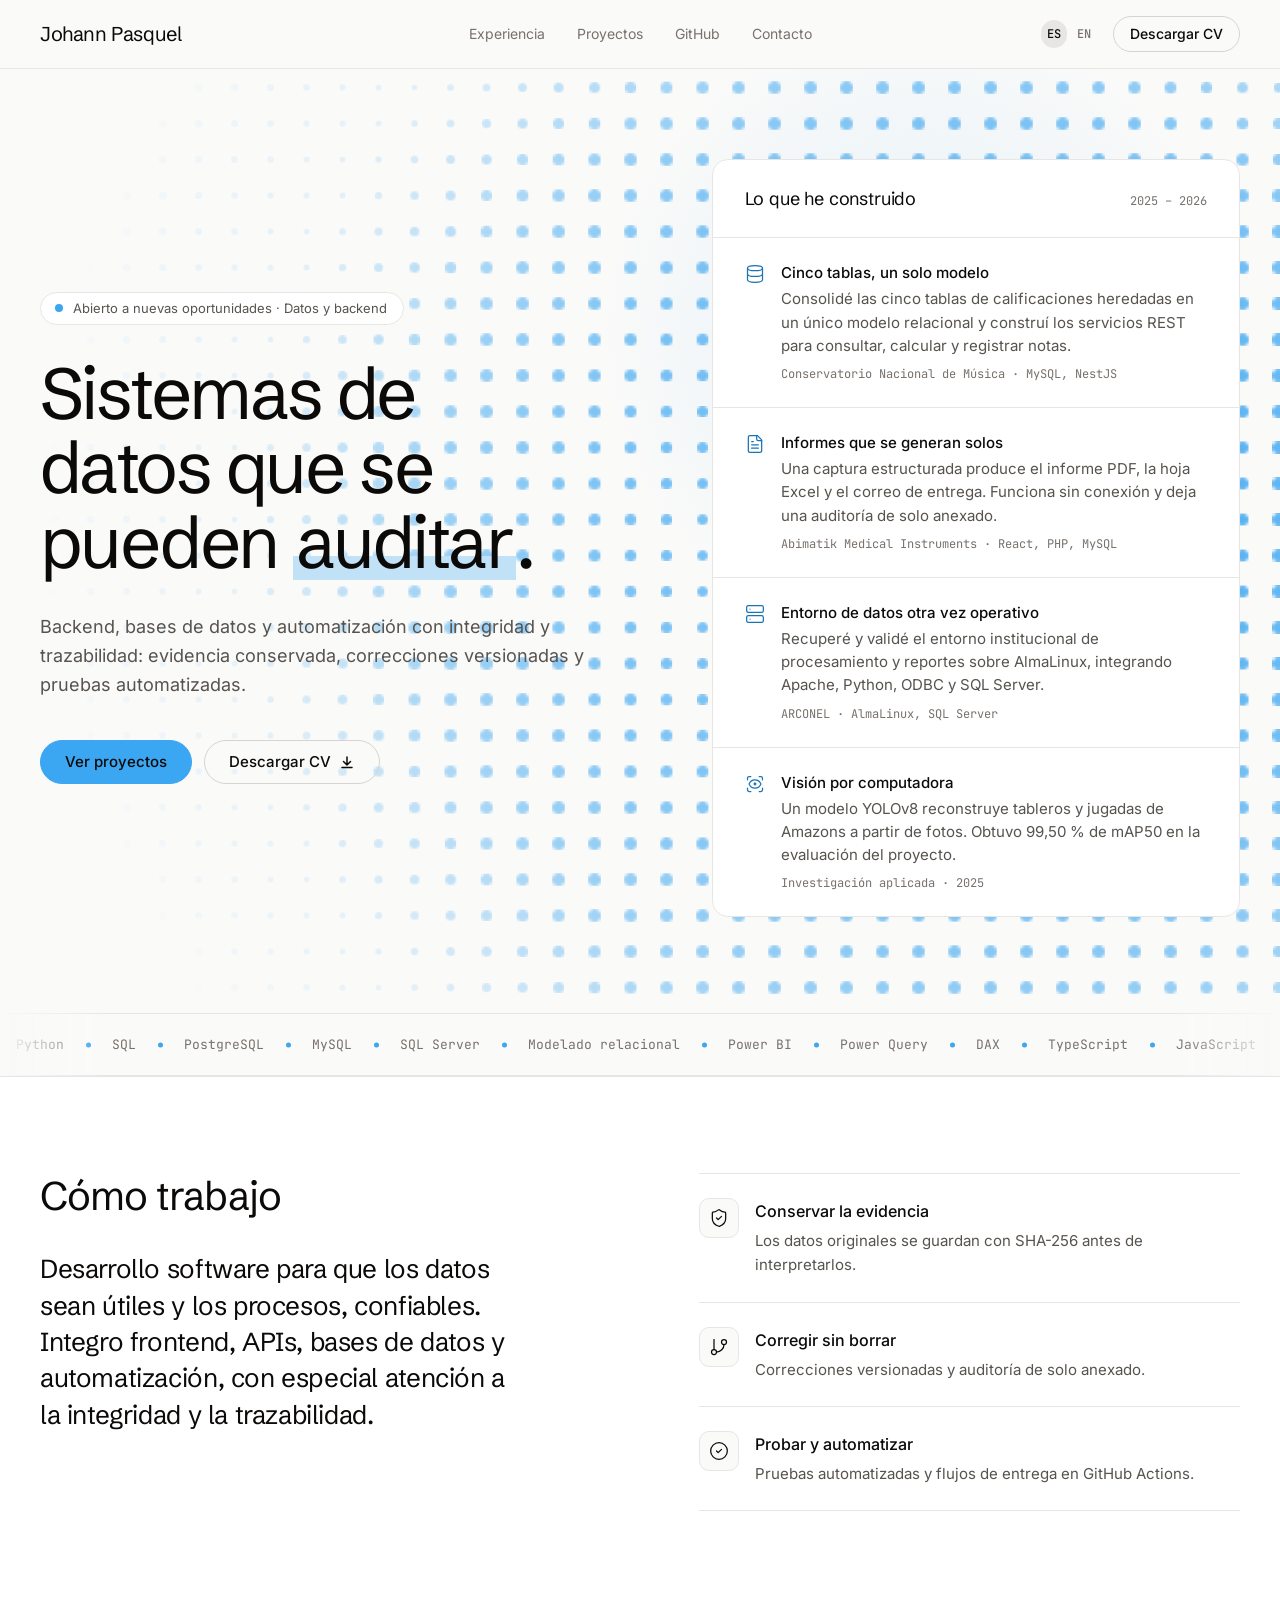
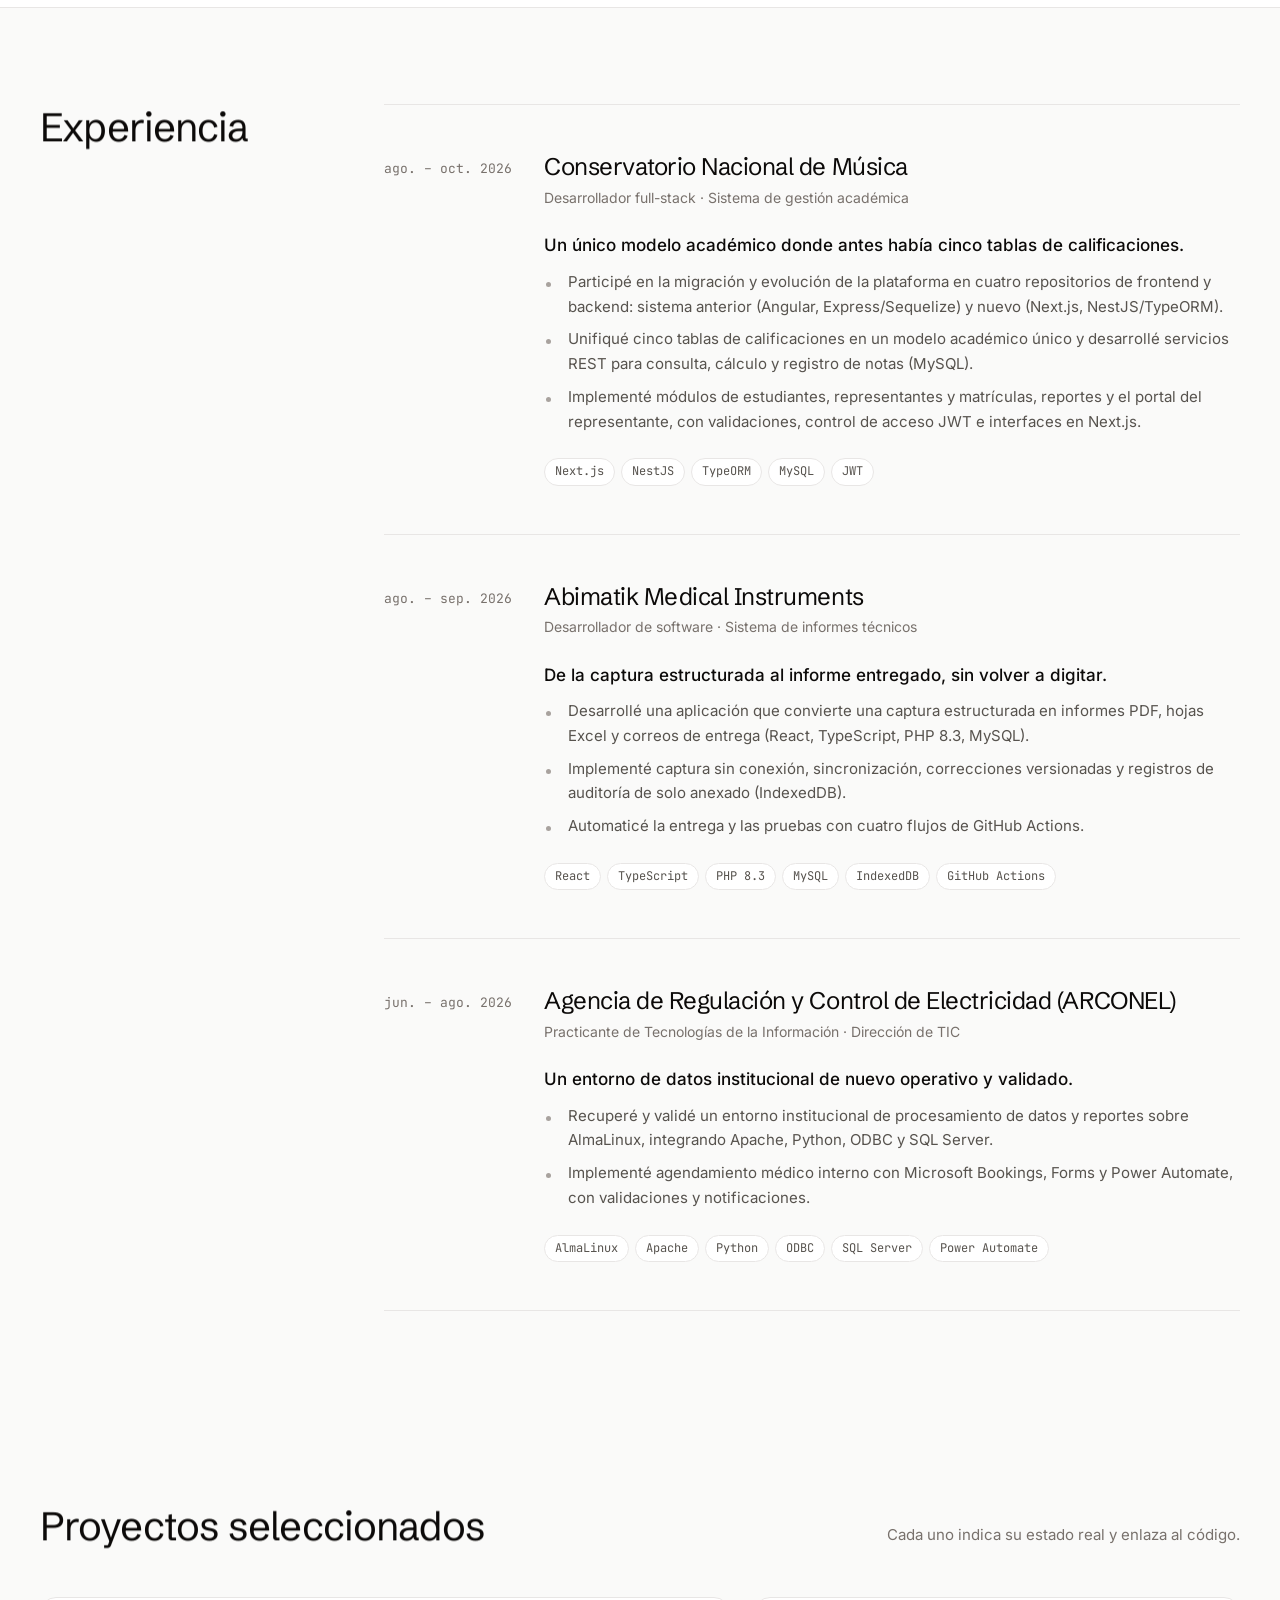
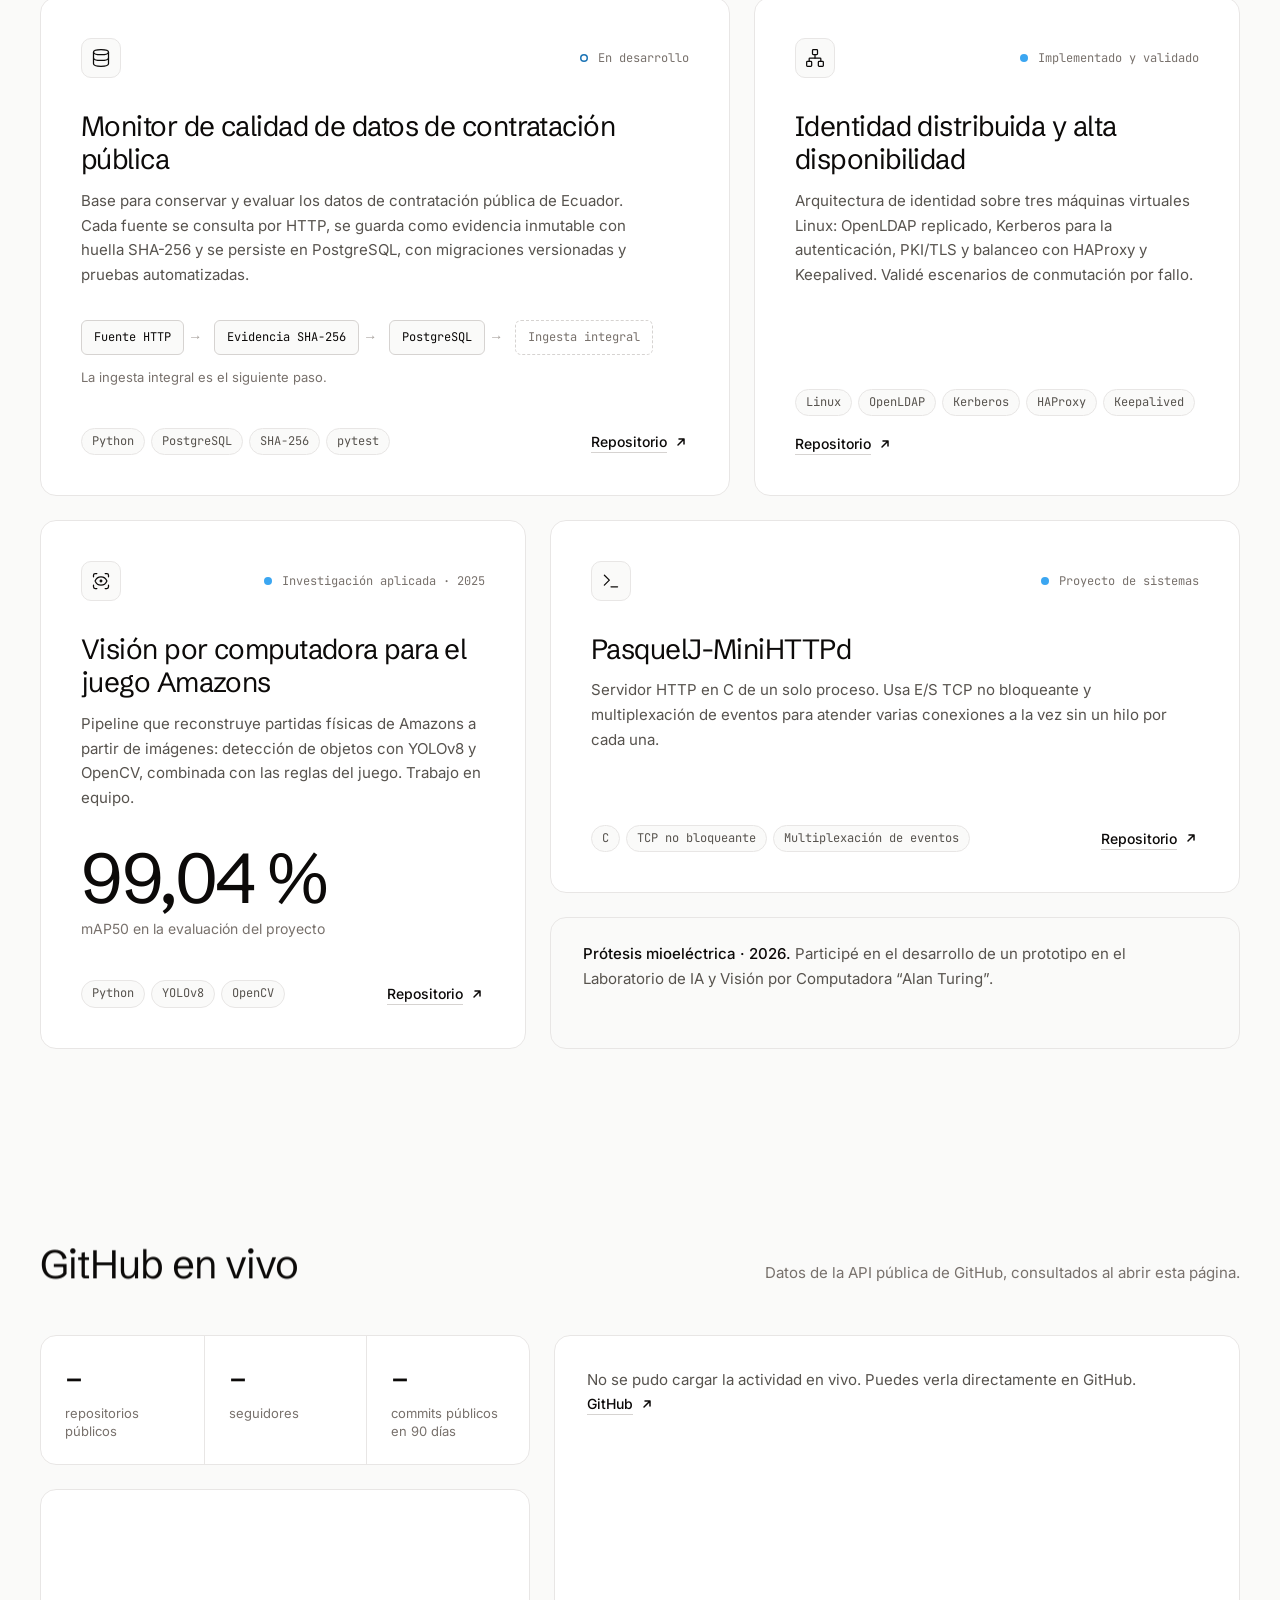
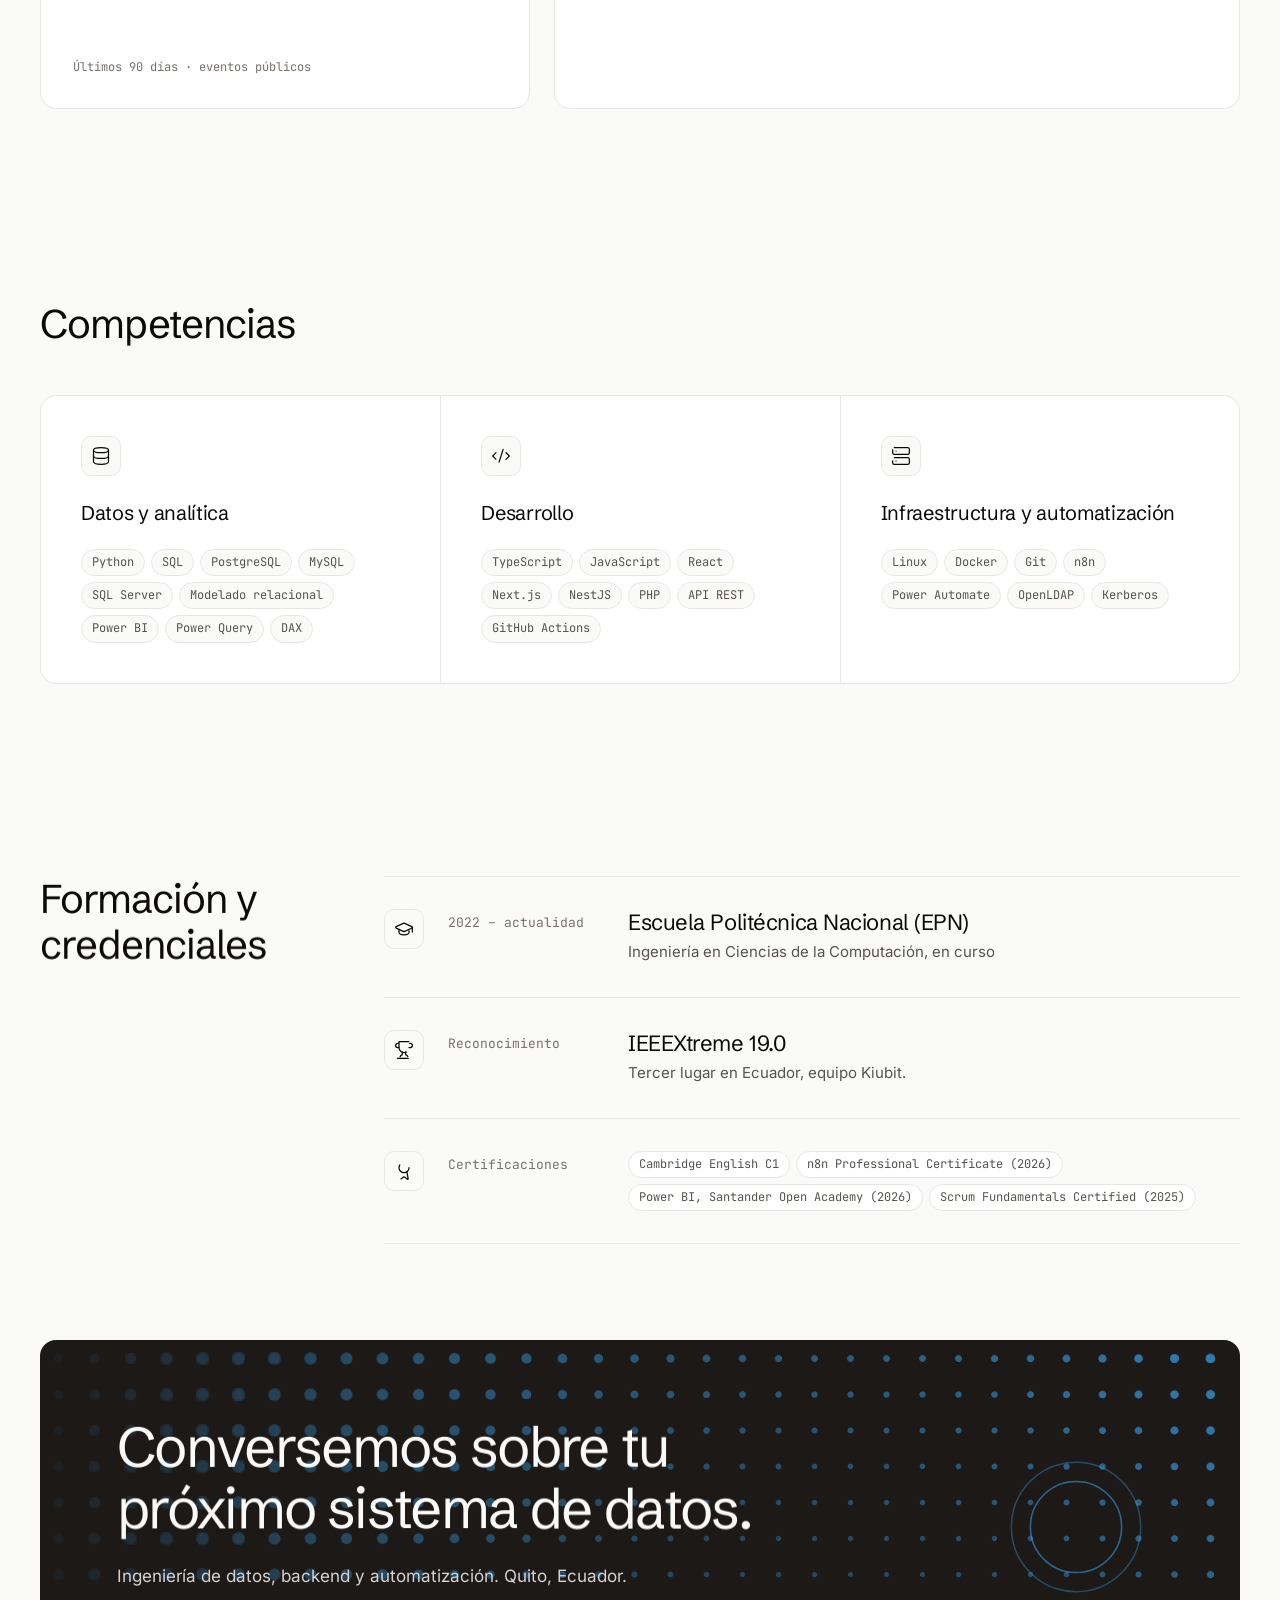
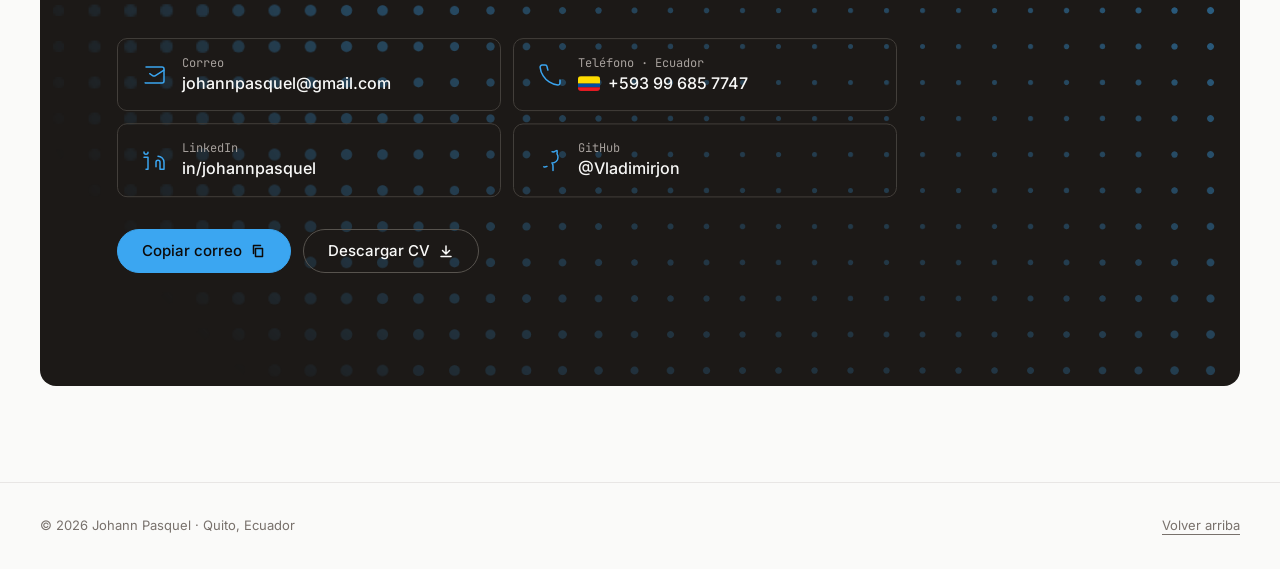
<file: index.html>
<!doctype html>
<html lang="es">
<head>
  <meta charset="utf-8">
  <meta name="viewport" content="width=device-width, initial-scale=1">
  <title>Johann Pasquel · Desarrollador de software y soluciones de datos</title>
  <meta name="description" content="Johann Pasquel, Quito. Desarrollo backend, ingeniería de datos y automatización: sistemas con integridad y trazabilidad, de la base de datos al informe entregado.">
  <meta name="theme-color" content="#fafaf9">
  <link rel="canonical" href="https://vladimirjon.github.io/JohannPasquel_PersonalWebsite/">
  <link rel="alternate" hreflang="es" href="https://vladimirjon.github.io/JohannPasquel_PersonalWebsite/">
  <link rel="alternate" hreflang="en" href="https://vladimirjon.github.io/JohannPasquel_PersonalWebsite/en/">
  <link rel="alternate" hreflang="x-default" href="https://vladimirjon.github.io/JohannPasquel_PersonalWebsite/">
  <meta property="og:type" content="profile">
  <meta property="og:title" content="Johann Pasquel · Desarrollador de software y soluciones de datos">
  <meta property="og:description" content="Johann Pasquel, Quito. Desarrollo backend, ingeniería de datos y automatización: sistemas con integridad y trazabilidad, de la base de datos al informe entregado.">
  <meta property="og:url" content="https://vladimirjon.github.io/JohannPasquel_PersonalWebsite/">
  <meta property="og:image" content="https://vladimirjon.github.io/JohannPasquel_PersonalWebsite/assets/img/og.png">
  <meta property="og:locale" content="es_EC">
  <meta name="twitter:card" content="summary_large_image">
  <link rel="icon" href="assets/img/favicon.svg" type="image/svg+xml">
  <link rel="preload" href="assets/fonts/schibsted-grotesk-latin-wght-normal.woff2" as="font" type="font/woff2" crossorigin>
  <link rel="preload" href="assets/fonts/inter-latin-wght-normal.woff2" as="font" type="font/woff2" crossorigin>
  <link rel="stylesheet" href="assets/css/styles.css?v=432adcb7">
  <script>document.documentElement.classList.add('js')</script>
  <script type="application/ld+json">{"@context": "https://schema.org", "@type": "Person", "name": "Johann Pasquel", "jobTitle": "Desarrollador de software y soluciones de datos", "url": "https://vladimirjon.github.io/JohannPasquel_PersonalWebsite/", "email": "mailto:johannpasquel@gmail.com", "telephone": "+593996857747", "address": {"@type": "PostalAddress", "addressLocality": "Quito", "addressCountry": "EC"}, "alumniOf": {"@type": "CollegeOrUniversity", "name": "Escuela Politécnica Nacional"}, "sameAs": ["https://www.linkedin.com/in/johannpasquel", "https://github.com/Vladimirjon"], "knowsLanguage": ["es", "en"]}</script>
</head>
<body id="top">
  <a class="skip" href="#main">Ir al contenido</a>
  <div class="progress" aria-hidden="true"></div>
  <header class="site-header">
    <div class="wrap bar">
      <a class="brand" href="#top">Johann Pasquel</a>
      <nav aria-label="Principal"><a href="#experience">Experiencia</a><a href="#projects">Proyectos</a><a href="#github">GitHub</a><a href="#contact">Contacto</a></nav>
      <div class="bar-tools">
        <div class="lang" role="group" aria-label="Idioma">
          <a href="#top" hreflang="es" lang="es" aria-current="true">ES</a>
          <a href="en/" hreflang="en" lang="en">EN</a>
        </div>
        <a class="button small" href="assets/Pasquel_Johann_CV.pdf" download>Descargar CV</a>
      </div>
    </div>
  </header>
  <main id="main">
    <section class="hero" aria-labelledby="hero-title">
      <svg class="rings" viewBox="0 0 1000 1000" fill="none" stroke="#3ba6f1" aria-hidden="true" focusable="false"><circle cx="500" cy="500" r="80"/><circle cx="500" cy="500" r="170"/><circle cx="500" cy="500" r="260"/><circle cx="500" cy="500" r="350"/><circle cx="500" cy="500" r="440"/></svg>
      <div class="dotgrid" data-dotgrid aria-hidden="true"></div>
      <div class="wrap hero-grid">
        <div class="hero-copy">
          <p class="status-pill"><span class="dot pulse" aria-hidden="true"></span>Abierto a nuevas oportunidades · Datos y backend</p>
          <h1 id="hero-title">Sistemas de datos que se pueden <mark>auditar</mark>.</h1>
          <p class="hero-lead">Backend, bases de datos y automatización con integridad y trazabilidad: evidencia conservada, correcciones versionadas y pruebas automatizadas.</p>
          <div class="actions">
            <a class="button primary" href="#projects">Ver proyectos</a>
            <a class="button" href="assets/Pasquel_Johann_CV.pdf" download>Descargar CV<svg class="icon" width="16" height="16" viewBox="0 0 16 16" aria-hidden="true"><path d="M8 3v8m0 0L4.5 7.5M8 11l3.5-3.5M3 13.5h10" fill="none" stroke="currentColor" stroke-width="1.5" stroke-linecap="round" stroke-linejoin="round"/></svg></a>
          </div>
        </div>
        <aside class="ledger" aria-labelledby="ledger-title">
          <header class="ledger-head">
            <h2 id="ledger-title">Lo que he construido</h2>
            <span class="meta">2025 – 2026</span>
          </header>
          <ul><li class="s"><svg class="glyph" width="20" height="20" viewBox="0 0 24 24" aria-hidden="true" focusable="false" fill="none" stroke="currentColor" stroke-width="1.5" stroke-linecap="round" stroke-linejoin="round"><ellipse cx="12" cy="5" rx="9" ry="3"/><path d="M3 5V19A9 3 0 0 0 21 19V5"/><path d="M3 12A9 3 0 0 0 21 12"/></svg><div><h3>Cinco tablas, un solo modelo</h3><p>Consolidé las cinco tablas de calificaciones heredadas en un único modelo relacional y construí los servicios REST para consultar, calcular y registrar notas.</p><span class="meta">Conservatorio Nacional de Música · MySQL, NestJS</span></div></li><li class="s"><svg class="glyph" width="20" height="20" viewBox="0 0 24 24" aria-hidden="true" focusable="false" fill="none" stroke="currentColor" stroke-width="1.5" stroke-linecap="round" stroke-linejoin="round"><path d="M15 2H6a2 2 0 0 0-2 2v16a2 2 0 0 0 2 2h12a2 2 0 0 0 2-2V7Z"/><path d="M14 2v4a2 2 0 0 0 2 2h4"/><path d="M16 13H8"/><path d="M16 17H8"/><path d="M10 9H8"/></svg><div><h3>Informes que se generan solos</h3><p>Una captura estructurada produce el informe PDF, la hoja Excel y el correo de entrega. Funciona sin conexión y deja una auditoría de solo anexado.</p><span class="meta">Abimatik Medical Instruments · React, PHP, MySQL</span></div></li><li class="s"><svg class="glyph" width="20" height="20" viewBox="0 0 24 24" aria-hidden="true" focusable="false" fill="none" stroke="currentColor" stroke-width="1.5" stroke-linecap="round" stroke-linejoin="round"><rect width="20" height="8" x="2" y="2" rx="2"/><rect width="20" height="8" x="2" y="14" rx="2"/><line x1="6" x2="6.01" y1="6" y2="6"/><line x1="6" x2="6.01" y1="18" y2="18"/></svg><div><h3>Entorno de datos otra vez operativo</h3><p>Recuperé y validé el entorno institucional de procesamiento y reportes sobre AlmaLinux, integrando Apache, Python, ODBC y SQL Server.</p><span class="meta">ARCONEL · AlmaLinux, SQL Server</span></div></li><li class="s"><svg class="glyph" width="20" height="20" viewBox="0 0 24 24" aria-hidden="true" focusable="false" fill="none" stroke="currentColor" stroke-width="1.5" stroke-linecap="round" stroke-linejoin="round"><path d="M3 7V5a2 2 0 0 1 2-2h2"/><path d="M17 3h2a2 2 0 0 1 2 2v2"/><path d="M21 17v2a2 2 0 0 1-2 2h-2"/><path d="M7 21H5a2 2 0 0 1-2-2v-2"/><circle cx="12" cy="12" r="1"/><path d="M18.944 12.33a1 1 0 0 0 0-.66 7.5 7.5 0 0 0-13.888 0 1 1 0 0 0 0 .66 7.5 7.5 0 0 0 13.888 0"/></svg><div><h3>Visión por computadora</h3><p>Un modelo YOLOv8 reconstruye tableros y jugadas de Amazons a partir de fotos. Obtuvo 99,50 % de mAP50 en la evaluación del proyecto.</p><span class="meta">Investigación aplicada · 2025</span></div></li></ul>
        </aside>
      </div>
    </section>
    <div class="marquee" aria-hidden="true">
      <div class="marquee-track"><div class="marquee-group"><span>Python</span><span>SQL</span><span>PostgreSQL</span><span>MySQL</span><span>SQL Server</span><span>Modelado relacional</span><span>Power BI</span><span>Power Query</span><span>DAX</span><span>TypeScript</span><span>JavaScript</span><span>React</span><span>Next.js</span><span>NestJS</span><span>PHP</span><span>API REST</span><span>GitHub Actions</span><span>Linux</span><span>Docker</span><span>Git</span><span>n8n</span><span>Power Automate</span><span>OpenLDAP</span><span>Kerberos</span></div><div class="marquee-group" data-dup><span>Python</span><span>SQL</span><span>PostgreSQL</span><span>MySQL</span><span>SQL Server</span><span>Modelado relacional</span><span>Power BI</span><span>Power Query</span><span>DAX</span><span>TypeScript</span><span>JavaScript</span><span>React</span><span>Next.js</span><span>NestJS</span><span>PHP</span><span>API REST</span><span>GitHub Actions</span><span>Linux</span><span>Docker</span><span>Git</span><span>n8n</span><span>Power Automate</span><span>OpenLDAP</span><span>Kerberos</span></div></div>
    </div>
    <section class="section approach" id="profile" aria-labelledby="profile-title">
      <div class="wrap approach-grid">
        <div>
          <h2 id="profile-title" class="section-title">Cómo trabajo</h2>
          <p class="statement">Desarrollo software para que los datos sean útiles y los procesos, confiables. Integro frontend, APIs, bases de datos y automatización, con especial atención a la integridad y la trazabilidad.</p>
        </div>
        <dl class="principles stagger"><div class="s"><span class="icon-box"><svg class="glyph" width="20" height="20" viewBox="0 0 24 24" aria-hidden="true" focusable="false" fill="none" stroke="currentColor" stroke-width="1.5" stroke-linecap="round" stroke-linejoin="round"><path d="M20 13c0 5-3.5 7.5-7.66 8.95a1 1 0 0 1-.67-.01C7.5 20.5 4 18 4 13V6a1 1 0 0 1 1-1c2 0 4.5-1.2 6.24-2.72a1.17 1.17 0 0 1 1.52 0C14.51 3.81 17 5 19 5a1 1 0 0 1 1 1z"/><path d="m9 12 2 2 4-4"/></svg></span><dt>Conservar la evidencia</dt><dd>Los datos originales se guardan con SHA-256 antes de interpretarlos.</dd></div><div class="s"><span class="icon-box"><svg class="glyph" width="20" height="20" viewBox="0 0 24 24" aria-hidden="true" focusable="false" fill="none" stroke="currentColor" stroke-width="1.5" stroke-linecap="round" stroke-linejoin="round"><line x1="6" x2="6" y1="3" y2="15"/><circle cx="18" cy="6" r="3"/><circle cx="6" cy="18" r="3"/><path d="M18 9a9 9 0 0 1-9 9"/></svg></span><dt>Corregir sin borrar</dt><dd>Correcciones versionadas y auditoría de solo anexado.</dd></div><div class="s"><span class="icon-box"><svg class="glyph" width="20" height="20" viewBox="0 0 24 24" aria-hidden="true" focusable="false" fill="none" stroke="currentColor" stroke-width="1.5" stroke-linecap="round" stroke-linejoin="round"><circle cx="12" cy="12" r="10"/><path d="m9 12 2 2 4-4"/></svg></span><dt>Probar y automatizar</dt><dd>Pruebas automatizadas y flujos de entrega en GitHub Actions.</dd></div></dl>
      </div>
    </section>
    <section class="section" id="experience" aria-labelledby="experience-title">
      <div class="wrap split">
        <h2 id="experience-title" class="section-title">Experiencia</h2>
        <div class="jobs stagger">
        <article class="job s">
          <p class="job-period">ago. – oct. 2026</p>
          <div class="job-body">
            <h3>Conservatorio Nacional de Música</h3>
            <p class="job-role">Desarrollador full-stack · Sistema de gestión académica</p>
            <p class="job-lead">Un único modelo académico donde antes había cinco tablas de calificaciones.</p>
            <ul class="job-points"><li>Participé en la migración y evolución de la plataforma en cuatro repositorios de frontend y backend: sistema anterior (Angular, Express/Sequelize) y nuevo (Next.js, NestJS/TypeORM).</li><li>Unifiqué cinco tablas de calificaciones en un modelo académico único y desarrollé servicios REST para consulta, cálculo y registro de notas (MySQL).</li><li>Implementé módulos de estudiantes, representantes y matrículas, reportes y el portal del representante, con validaciones, control de acceso JWT e interfaces en Next.js.</li></ul>
            <ul class="chips"><li>Next.js</li><li>NestJS</li><li>TypeORM</li><li>MySQL</li><li>JWT</li></ul>
          </div>
        </article>
        <article class="job s">
          <p class="job-period">ago. – sep. 2026</p>
          <div class="job-body">
            <h3>Abimatik Medical Instruments</h3>
            <p class="job-role">Desarrollador de software · Sistema de informes técnicos</p>
            <p class="job-lead">De la captura estructurada al informe entregado, sin volver a digitar.</p>
            <ul class="job-points"><li>Desarrollé una aplicación que convierte una captura estructurada en informes PDF, hojas Excel y correos de entrega (React, TypeScript, PHP 8.3, MySQL).</li><li>Implementé captura sin conexión, sincronización, correcciones versionadas y registros de auditoría de solo anexado (IndexedDB).</li><li>Automaticé la entrega y las pruebas con cuatro flujos de GitHub Actions.</li></ul>
            <ul class="chips"><li>React</li><li>TypeScript</li><li>PHP 8.3</li><li>MySQL</li><li>IndexedDB</li><li>GitHub Actions</li></ul>
          </div>
        </article>
        <article class="job s">
          <p class="job-period">jun. – ago. 2026</p>
          <div class="job-body">
            <h3>Agencia de Regulación y Control de Electricidad (ARCONEL)</h3>
            <p class="job-role">Practicante de Tecnologías de la Información · Dirección de TIC</p>
            <p class="job-lead">Un entorno de datos institucional de nuevo operativo y validado.</p>
            <ul class="job-points"><li>Recuperé y validé un entorno institucional de procesamiento de datos y reportes sobre AlmaLinux, integrando Apache, Python, ODBC y SQL Server.</li><li>Implementé agendamiento médico interno con Microsoft Bookings, Forms y Power Automate, con validaciones y notificaciones.</li></ul>
            <ul class="chips"><li>AlmaLinux</li><li>Apache</li><li>Python</li><li>ODBC</li><li>SQL Server</li><li>Power Automate</li></ul>
          </div>
        </article></div>
      </div>
    </section>
    <section class="section" id="projects" aria-labelledby="projects-title">
      <div class="wrap">
        <div class="section-head">
          <h2 id="projects-title" class="section-title">Proyectos seleccionados</h2>
          <p>Cada uno indica su estado real y enlaza al código.</p>
        </div>
        <div class="project-grid stagger">
        <article class="project s is-featured">
          <div class="project-top"><span class="icon-box"><svg class="glyph" width="20" height="20" viewBox="0 0 24 24" aria-hidden="true" focusable="false" fill="none" stroke="currentColor" stroke-width="1.5" stroke-linecap="round" stroke-linejoin="round"><ellipse cx="12" cy="5" rx="9" ry="3"/><path d="M3 5V19A9 3 0 0 0 21 19V5"/><path d="M3 12A9 3 0 0 0 21 12"/></svg></span><p class="status" data-state="open"><span class="dot" aria-hidden="true"></span>En desarrollo</p></div>
          <h3>Monitor de calidad de datos de contratación pública</h3>
          <p class="project-text">Base para conservar y evaluar los datos de contratación pública de Ecuador. Cada fuente se consulta por HTTP, se guarda como evidencia inmutable con huella SHA-256 y se persiste en PostgreSQL, con migraciones versionadas y pruebas automatizadas.</p>
          <ol class="pipeline" aria-label="Flujo del proyecto"><li data-step="done">Fuente HTTP</li><li data-step="done">Evidencia SHA-256</li><li data-step="done">PostgreSQL</li><li data-step="pending">Ingesta integral<span class="sr-only"> (pendiente)</span></li></ol><p class="note">La ingesta integral es el siguiente paso.</p>
          <div class="project-foot">
            <ul class="chips"><li>Python</li><li>PostgreSQL</li><li>SHA-256</li><li>pytest</li></ul>
            <a class="link" href="https://github.com/Vladimirjon/ec-public-procurement-quality-monitor" target="_blank" rel="noopener">Repositorio<svg class="icon" width="16" height="16" viewBox="0 0 16 16" aria-hidden="true"><path d="M5 11 11 5M6 5h5v5" fill="none" stroke="currentColor" stroke-width="1.5" stroke-linecap="round" stroke-linejoin="round"/></svg><span class="sr-only"> (se abre en una pestaña nueva)</span></a>
          </div>
        </article>
        <article class="project s is-plain">
          <div class="project-top"><span class="icon-box"><svg class="glyph" width="20" height="20" viewBox="0 0 24 24" aria-hidden="true" focusable="false" fill="none" stroke="currentColor" stroke-width="1.5" stroke-linecap="round" stroke-linejoin="round"><rect x="16" y="16" width="6" height="6" rx="1"/><rect x="2" y="16" width="6" height="6" rx="1"/><rect x="9" y="2" width="6" height="6" rx="1"/><path d="M5 16v-3a1 1 0 0 1 1-1h12a1 1 0 0 1 1 1v3"/><path d="M12 12V8"/></svg></span><p class="status" data-state="done"><span class="dot" aria-hidden="true"></span>Implementado y validado</p></div>
          <h3>Identidad distribuida y alta disponibilidad</h3>
          <p class="project-text">Arquitectura de identidad sobre tres máquinas virtuales Linux: OpenLDAP replicado, Kerberos para la autenticación, PKI/TLS y balanceo con HAProxy y Keepalived. Validé escenarios de conmutación por fallo.</p>
          
          <div class="project-foot">
            <ul class="chips"><li>Linux</li><li>OpenLDAP</li><li>Kerberos</li><li>HAProxy</li><li>Keepalived</li></ul>
            <a class="link" href="https://github.com/Vladimirjon/PasquelJ-MiniIdM" target="_blank" rel="noopener">Repositorio<svg class="icon" width="16" height="16" viewBox="0 0 16 16" aria-hidden="true"><path d="M5 11 11 5M6 5h5v5" fill="none" stroke="currentColor" stroke-width="1.5" stroke-linecap="round" stroke-linejoin="round"/></svg><span class="sr-only"> (se abre en una pestaña nueva)</span></a>
          </div>
        </article>
        <article class="project s is-metric">
          <div class="project-top"><span class="icon-box"><svg class="glyph" width="20" height="20" viewBox="0 0 24 24" aria-hidden="true" focusable="false" fill="none" stroke="currentColor" stroke-width="1.5" stroke-linecap="round" stroke-linejoin="round"><path d="M3 7V5a2 2 0 0 1 2-2h2"/><path d="M17 3h2a2 2 0 0 1 2 2v2"/><path d="M21 17v2a2 2 0 0 1-2 2h-2"/><path d="M7 21H5a2 2 0 0 1-2-2v-2"/><circle cx="12" cy="12" r="1"/><path d="M18.944 12.33a1 1 0 0 0 0-.66 7.5 7.5 0 0 0-13.888 0 1 1 0 0 0 0 .66 7.5 7.5 0 0 0 13.888 0"/></svg></span><p class="status" data-state="done"><span class="dot" aria-hidden="true"></span>Investigación aplicada · 2025</p></div>
          <h3>Visión por computadora para el juego Amazons</h3>
          <p class="project-text">Pipeline que reconstruye partidas físicas de Amazons a partir de imágenes: detección de objetos con YOLOv8 y OpenCV, combinada con las reglas del juego. Trabajo en equipo.</p>
          <p class="metric"><span class="metric-value" data-count="99.5" data-decimals="2" data-sep="," data-suffix=" %">99,50 %</span><span class="metric-label">mAP50 en la evaluación del proyecto</span></p>
          <div class="project-foot">
            <ul class="chips"><li>Python</li><li>YOLOv8</li><li>OpenCV</li></ul>
            <a class="link" href="https://github.com/Vladimirjon/Captura_automatica_de_posiciones_con_AI_Vision" target="_blank" rel="noopener">Repositorio<svg class="icon" width="16" height="16" viewBox="0 0 16 16" aria-hidden="true"><path d="M5 11 11 5M6 5h5v5" fill="none" stroke="currentColor" stroke-width="1.5" stroke-linecap="round" stroke-linejoin="round"/></svg><span class="sr-only"> (se abre en una pestaña nueva)</span></a>
          </div>
        </article>
        <article class="project s is-plain">
          <div class="project-top"><span class="icon-box"><svg class="glyph" width="20" height="20" viewBox="0 0 24 24" aria-hidden="true" focusable="false" fill="none" stroke="currentColor" stroke-width="1.5" stroke-linecap="round" stroke-linejoin="round"><polyline points="4 17 10 11 4 5"/><line x1="12" x2="20" y1="19" y2="19"/></svg></span><p class="status" data-state="done"><span class="dot" aria-hidden="true"></span>Proyecto de sistemas</p></div>
          <h3>PasquelJ-MiniHTTPd</h3>
          <p class="project-text">Servidor HTTP en C de un solo proceso. Usa E/S TCP no bloqueante y multiplexación de eventos para atender varias conexiones a la vez sin un hilo por cada una.</p>
          
          <div class="project-foot">
            <ul class="chips"><li>C</li><li>TCP no bloqueante</li><li>Multiplexación de eventos</li></ul>
            <a class="link" href="https://github.com/Vladimirjon/PasquelJ-MiniHTTPd" target="_blank" rel="noopener">Repositorio<svg class="icon" width="16" height="16" viewBox="0 0 16 16" aria-hidden="true"><path d="M5 11 11 5M6 5h5v5" fill="none" stroke="currentColor" stroke-width="1.5" stroke-linecap="round" stroke-linejoin="round"/></svg><span class="sr-only"> (se abre en una pestaña nueva)</span></a>
          </div>
        </article>
        <p class="research s"><strong>Prótesis mioeléctrica · 2026.</strong> Participé en el desarrollo de un prototipo en el Laboratorio de IA y Visión por Computadora “Alan Turing”.</p>
        </div>
      </div>
    </section>
    <section class="section" id="github" aria-labelledby="github-title">
      <div class="wrap">
        <div class="section-head">
          <h2 id="github-title" class="section-title">GitHub en vivo</h2>
          <p>Datos de la API pública de GitHub, consultados al abrir esta página.</p>
        </div>
        <div class="gh stagger" id="gh" data-user="Vladimirjon" data-i18n="{&quot;repos&quot;: &quot;repositorios públicos&quot;, &quot;followers&quot;: &quot;seguidores&quot;, &quot;commits&quot;: &quot;commits públicos en 90 días&quot;, &quot;updated&quot;: &quot;Actualizado&quot;, &quot;noDesc&quot;: &quot;Sin descripción&quot;, &quot;error&quot;: &quot;No se pudo cargar la actividad en vivo. Puedes verla directamente en GitHub.&quot;, &quot;empty&quot;: &quot;Sin actividad pública en los últimos 90 días.&quot;, &quot;commit&quot;: &quot;commit&quot;, &quot;commitsWord&quot;: &quot;commits&quot;, &quot;less&quot;: &quot;Menos&quot;, &quot;more&quot;: &quot;Más&quot;, &quot;locale&quot;: &quot;es&quot;, &quot;ago&quot;: &quot;hace&quot;, &quot;today&quot;: &quot;hoy&quot;, &quot;newTab&quot;: &quot;(se abre en una pestaña nueva)&quot;, &quot;d&quot;: &quot;d&quot;, &quot;m&quot;: &quot;meses&quot;, &quot;y&quot;: &quot;años&quot;, &quot;featured&quot;: {&quot;ec-public-procurement-quality-monitor&quot;: &quot;Preservación y evaluación de datos de contratación pública de Ecuador.&quot;, &quot;PasquelJ-MiniIdM&quot;: &quot;Identidad distribuida: LDAP replicado, Kerberos y HAProxy en tres máquinas virtuales Linux.&quot;, &quot;Captura_automatica_de_posiciones_con_AI_Vision&quot;: &quot;Reconstrucción de partidas de Amazons a partir de imágenes con YOLOv8 y OpenCV.&quot;, &quot;PasquelJ-MiniHTTPd&quot;: &quot;Servidor HTTP de un solo proceso con E/S TCP no bloqueante.&quot;, &quot;JohannPasquel_PersonalWebsite&quot;: &quot;Este portafolio: sitio estático bilingüe, con contenido y plantillas en Python.&quot;}}" aria-busy="true">
          <div class="gh-side s">
            <ul class="gh-stats">
              <li><b data-stat="repos">–</b><span>repositorios públicos</span></li>
              <li><b data-stat="followers">–</b><span>seguidores</span></li>
              <li><b data-stat="commits">–</b><span>commits públicos en 90 días</span></li>
            </ul>
            <div class="gh-heat">
              <div class="heat" role="img" aria-label="Mapa de calor de commits públicos de los últimos 90 días"></div>
              <p class="heat-note">Últimos 90 días · eventos públicos</p>
            </div>
          </div>
          <div class="gh-main s">
            <ul class="gh-repos"><li class="skeleton-row"><span></span><span></span></li><li class="skeleton-row"><span></span><span></span></li><li class="skeleton-row"><span></span><span></span></li><li class="skeleton-row"><span></span><span></span></li></ul>
            <p class="gh-error" hidden>No se pudo cargar la actividad en vivo. Puedes verla directamente en GitHub. <a class="link" href="https://github.com/Vladimirjon" target="_blank" rel="noopener">GitHub<svg class="icon" width="16" height="16" viewBox="0 0 16 16" aria-hidden="true"><path d="M5 11 11 5M6 5h5v5" fill="none" stroke="currentColor" stroke-width="1.5" stroke-linecap="round" stroke-linejoin="round"/></svg><span class="sr-only"> (se abre en una pestaña nueva)</span></a></p>
          </div>
        </div>
      </div>
    </section>
    <section class="section" id="skills" aria-labelledby="skills-title">
      <div class="wrap">
        <h2 id="skills-title" class="section-title">Competencias</h2>
        <dl class="skills stagger"><div class="s"><span class="icon-box"><svg class="glyph" width="20" height="20" viewBox="0 0 24 24" aria-hidden="true" focusable="false" fill="none" stroke="currentColor" stroke-width="1.5" stroke-linecap="round" stroke-linejoin="round"><ellipse cx="12" cy="5" rx="9" ry="3"/><path d="M3 5V19A9 3 0 0 0 21 19V5"/><path d="M3 12A9 3 0 0 0 21 12"/></svg></span><dt>Datos y analítica</dt><dd><ul class="chips"><li>Python</li><li>SQL</li><li>PostgreSQL</li><li>MySQL</li><li>SQL Server</li><li>Modelado relacional</li><li>Power BI</li><li>Power Query</li><li>DAX</li></ul></dd></div><div class="s"><span class="icon-box"><svg class="glyph" width="20" height="20" viewBox="0 0 24 24" aria-hidden="true" focusable="false" fill="none" stroke="currentColor" stroke-width="1.5" stroke-linecap="round" stroke-linejoin="round"><path d="m18 16 4-4-4-4"/><path d="m6 8-4 4 4 4"/><path d="m14.5 4-5 16"/></svg></span><dt>Desarrollo</dt><dd><ul class="chips"><li>TypeScript</li><li>JavaScript</li><li>React</li><li>Next.js</li><li>NestJS</li><li>PHP</li><li>API REST</li><li>GitHub Actions</li></ul></dd></div><div class="s"><span class="icon-box"><svg class="glyph" width="20" height="20" viewBox="0 0 24 24" aria-hidden="true" focusable="false" fill="none" stroke="currentColor" stroke-width="1.5" stroke-linecap="round" stroke-linejoin="round"><rect width="20" height="8" x="2" y="2" rx="2"/><rect width="20" height="8" x="2" y="14" rx="2"/><line x1="6" x2="6.01" y1="6" y2="6"/><line x1="6" x2="6.01" y1="18" y2="18"/></svg></span><dt>Infraestructura y automatización</dt><dd><ul class="chips"><li>Linux</li><li>Docker</li><li>Git</li><li>n8n</li><li>Power Automate</li><li>OpenLDAP</li><li>Kerberos</li></ul></dd></div></dl>
      </div>
    </section>
    <section class="section" id="education" aria-labelledby="education-title">
      <div class="wrap split">
        <h2 id="education-title" class="section-title">Formación y credenciales</h2>
        <div class="edu stagger">
          <div class="edu-row s">
            <span class="icon-box"><svg class="glyph" width="20" height="20" viewBox="0 0 24 24" aria-hidden="true" focusable="false" fill="none" stroke="currentColor" stroke-width="1.5" stroke-linecap="round" stroke-linejoin="round"><path d="M21.42 10.922a1 1 0 0 0-.019-1.838L12.83 5.18a2 2 0 0 0-1.66 0L2.6 9.08a1 1 0 0 0 0 1.832l8.57 3.908a2 2 0 0 0 1.66 0z"/><path d="M22 10v6"/><path d="M6 12.5V16a6 3 0 0 0 12 0v-3.5"/></svg></span>
            <p class="edu-when">2022 – actualidad</p>
            <div>
              <h3>Escuela Politécnica Nacional (EPN)</h3>
              <p>Ingeniería en Ciencias de la Computación, en curso</p>
            </div>
          </div>
          <div class="edu-row s">
            <span class="icon-box"><svg class="glyph" width="20" height="20" viewBox="0 0 24 24" aria-hidden="true" focusable="false" fill="none" stroke="currentColor" stroke-width="1.5" stroke-linecap="round" stroke-linejoin="round"><path d="M6 9H4.5a2.5 2.5 0 0 1 0-5H6"/><path d="M18 9h1.5a2.5 2.5 0 0 0 0-5H18"/><path d="M4 22h16"/><path d="M10 14.66V17c0 .55-.47.98-.97 1.21C7.85 18.75 7 20.24 7 22"/><path d="M14 14.66V17c0 .55.47.98.97 1.21C16.15 18.75 17 20.24 17 22"/><path d="M18 2H6v7a6 6 0 0 0 12 0V2Z"/></svg></span>
            <p class="edu-when">Reconocimiento</p>
            <div>
              <h3>IEEEXtreme 19.0</h3>
              <p>Tercer lugar en Ecuador, equipo Kiubit.</p>
            </div>
          </div>
          <div class="edu-row s">
            <span class="icon-box"><svg class="glyph" width="20" height="20" viewBox="0 0 24 24" aria-hidden="true" focusable="false" fill="none" stroke="currentColor" stroke-width="1.5" stroke-linecap="round" stroke-linejoin="round"><path d="m15.477 12.89 1.515 8.526a.5.5 0 0 1-.81.47l-3.58-2.687a1 1 0 0 0-1.197 0l-3.586 2.686a.5.5 0 0 1-.81-.469l1.514-8.526"/><circle cx="12" cy="8" r="6"/></svg></span>
            <p class="edu-when">Certificaciones</p>
            <div><ul class="chips"><li>Cambridge English C1</li><li>n8n Professional Certificate (2026)</li><li>Power BI, Santander Open Academy (2026)</li><li>Scrum Fundamentals Certified (2025)</li></ul></div>
          </div>
        </div>
      </div>
    </section>
    <section class="section contact-section" id="contact" aria-labelledby="contact-title">
      <div class="wrap">
        <div class="contact">
          <svg class="rings rings-dark" viewBox="0 0 1000 1000" fill="none" stroke="#3ba6f1" aria-hidden="true" focusable="false"><circle cx="500" cy="500" r="80"/><circle cx="500" cy="500" r="170"/><circle cx="500" cy="500" r="260"/><circle cx="500" cy="500" r="350"/><circle cx="500" cy="500" r="440"/></svg>
          <div class="dotgrid dotgrid-dark" data-dotgrid aria-hidden="true"></div>
          <h2 id="contact-title">Conversemos sobre tu próximo sistema de datos.</h2>
          <p class="contact-lead">Ingeniería de datos, backend y automatización. Quito, Ecuador.</p>
          <ul class="tiles stagger"><li class="s"><a class="tile" href="mailto:johannpasquel@gmail.com"><svg class="glyph" width="20" height="20" viewBox="0 0 24 24" aria-hidden="true" focusable="false" fill="none" stroke="currentColor" stroke-width="1.5" stroke-linecap="round" stroke-linejoin="round"><rect width="20" height="16" x="2" y="4" rx="2"/><path d="m22 7-8.97 5.7a1.94 1.94 0 0 1-2.06 0L2 7"/></svg><span class="tile-text"><small>Correo</small><b class="email">johannpasquel@gmail.com</b></span></a></li><li class="s"><a class="tile" href="tel:+593996857747"><svg class="glyph" width="20" height="20" viewBox="0 0 24 24" aria-hidden="true" focusable="false" fill="none" stroke="currentColor" stroke-width="1.5" stroke-linecap="round" stroke-linejoin="round"><path d="M22 16.92v3a2 2 0 0 1-2.18 2 19.79 19.79 0 0 1-8.63-3.07 19.5 19.5 0 0 1-6-6 19.79 19.79 0 0 1-3.07-8.67A2 2 0 0 1 4.11 2h3a2 2 0 0 1 2 1.72 12.84 12.84 0 0 0 .7 2.81 2 2 0 0 1-.45 2.11L8.09 9.91a16 16 0 0 0 6 6l1.27-1.27a2 2 0 0 1 2.11-.45 12.84 12.84 0 0 0 2.81.7A2 2 0 0 1 22 16.92z"/></svg><span class="tile-text"><small>Teléfono · Ecuador</small><b class=""><svg class="flag" width="22" height="15" viewBox="0 0 24 16" aria-hidden="true" focusable="false"><rect width="24" height="8" fill="#ffdd00"/><rect y="8" width="24" height="4" fill="#034ea2"/><rect y="12" width="24" height="4" fill="#ed1c24"/></svg>+593 99 685 7747</b></span></a></li><li class="s"><a class="tile" href="https://www.linkedin.com/in/johannpasquel" target="_blank" rel="noopener"><svg class="glyph" width="20" height="20" viewBox="0 0 24 24" aria-hidden="true" focusable="false" fill="none" stroke="currentColor" stroke-width="1.5" stroke-linecap="round" stroke-linejoin="round"><path d="M16 8a6 6 0 0 1 6 6v7h-4v-7a2 2 0 0 0-2-2 2 2 0 0 0-2 2v7h-4v-7a6 6 0 0 1 6-6z"/><rect width="4" height="12" x="2" y="9"/><circle cx="4" cy="4" r="2"/></svg><span class="tile-text"><small>LinkedIn</small><b class="">in/johannpasquel</b></span><span class="sr-only"> (se abre en una pestaña nueva)</span></a></li><li class="s"><a class="tile" href="https://github.com/Vladimirjon" target="_blank" rel="noopener"><svg class="glyph" width="20" height="20" viewBox="0 0 24 24" aria-hidden="true" focusable="false" fill="none" stroke="currentColor" stroke-width="1.5" stroke-linecap="round" stroke-linejoin="round"><path d="M15 22v-4a4.8 4.8 0 0 0-1-3.5c3 0 6-2 6-5.5.08-1.25-.27-2.48-1-3.5.28-1.15.28-2.35 0-3.5 0 0-1 0-3 1.5-2.64-.5-5.36-.5-8 0C6 2 5 2 5 2c-.3 1.15-.3 2.35 0 3.5A5.403 5.403 0 0 0 4 9c0 3.5 3 5.5 6 5.5-.39.49-.68 1.05-.85 1.65-.17.6-.22 1.23-.15 1.85v4"/><path d="M9 18c-4.51 2-5-2-7-2"/></svg><span class="tile-text"><small>GitHub</small><b class="">@Vladimirjon</b></span><span class="sr-only"> (se abre en una pestaña nueva)</span></a></li></ul>
          <div class="actions">
            <button class="button primary" type="button" id="copy-email" data-copied="Correo copiado" data-failed="No se pudo copiar. Selecciona el correo manualmente.">Copiar correo<svg class="icon" width="16" height="16" viewBox="0 0 16 16" aria-hidden="true"><path d="M5.5 5.5h7v8h-7zM3.5 10.5v-8h7" fill="none" stroke="currentColor" stroke-width="1.5" stroke-linecap="round" stroke-linejoin="round"/></svg></button>
            <a class="button" href="assets/Pasquel_Johann_CV.pdf" download>Descargar CV<svg class="icon" width="16" height="16" viewBox="0 0 16 16" aria-hidden="true"><path d="M8 3v8m0 0L4.5 7.5M8 11l3.5-3.5M3 13.5h10" fill="none" stroke="currentColor" stroke-width="1.5" stroke-linecap="round" stroke-linejoin="round"/></svg></a>
          </div>
          <p class="toast" id="toast" role="status" aria-live="polite"></p>
        </div>
      </div>
    </section>
  </main>
  <footer class="site-footer">
    <div class="wrap foot">
      <span>© 2026 Johann Pasquel · Quito, Ecuador</span>
      <a href="#top">Volver arriba</a>
    </div>
  </footer>
  <script src="assets/js/anime.min.js?v=b5ce1be3" defer></script>
  <script src="assets/js/main.js?v=ac820358" defer></script>
</body>
</html>
</file>
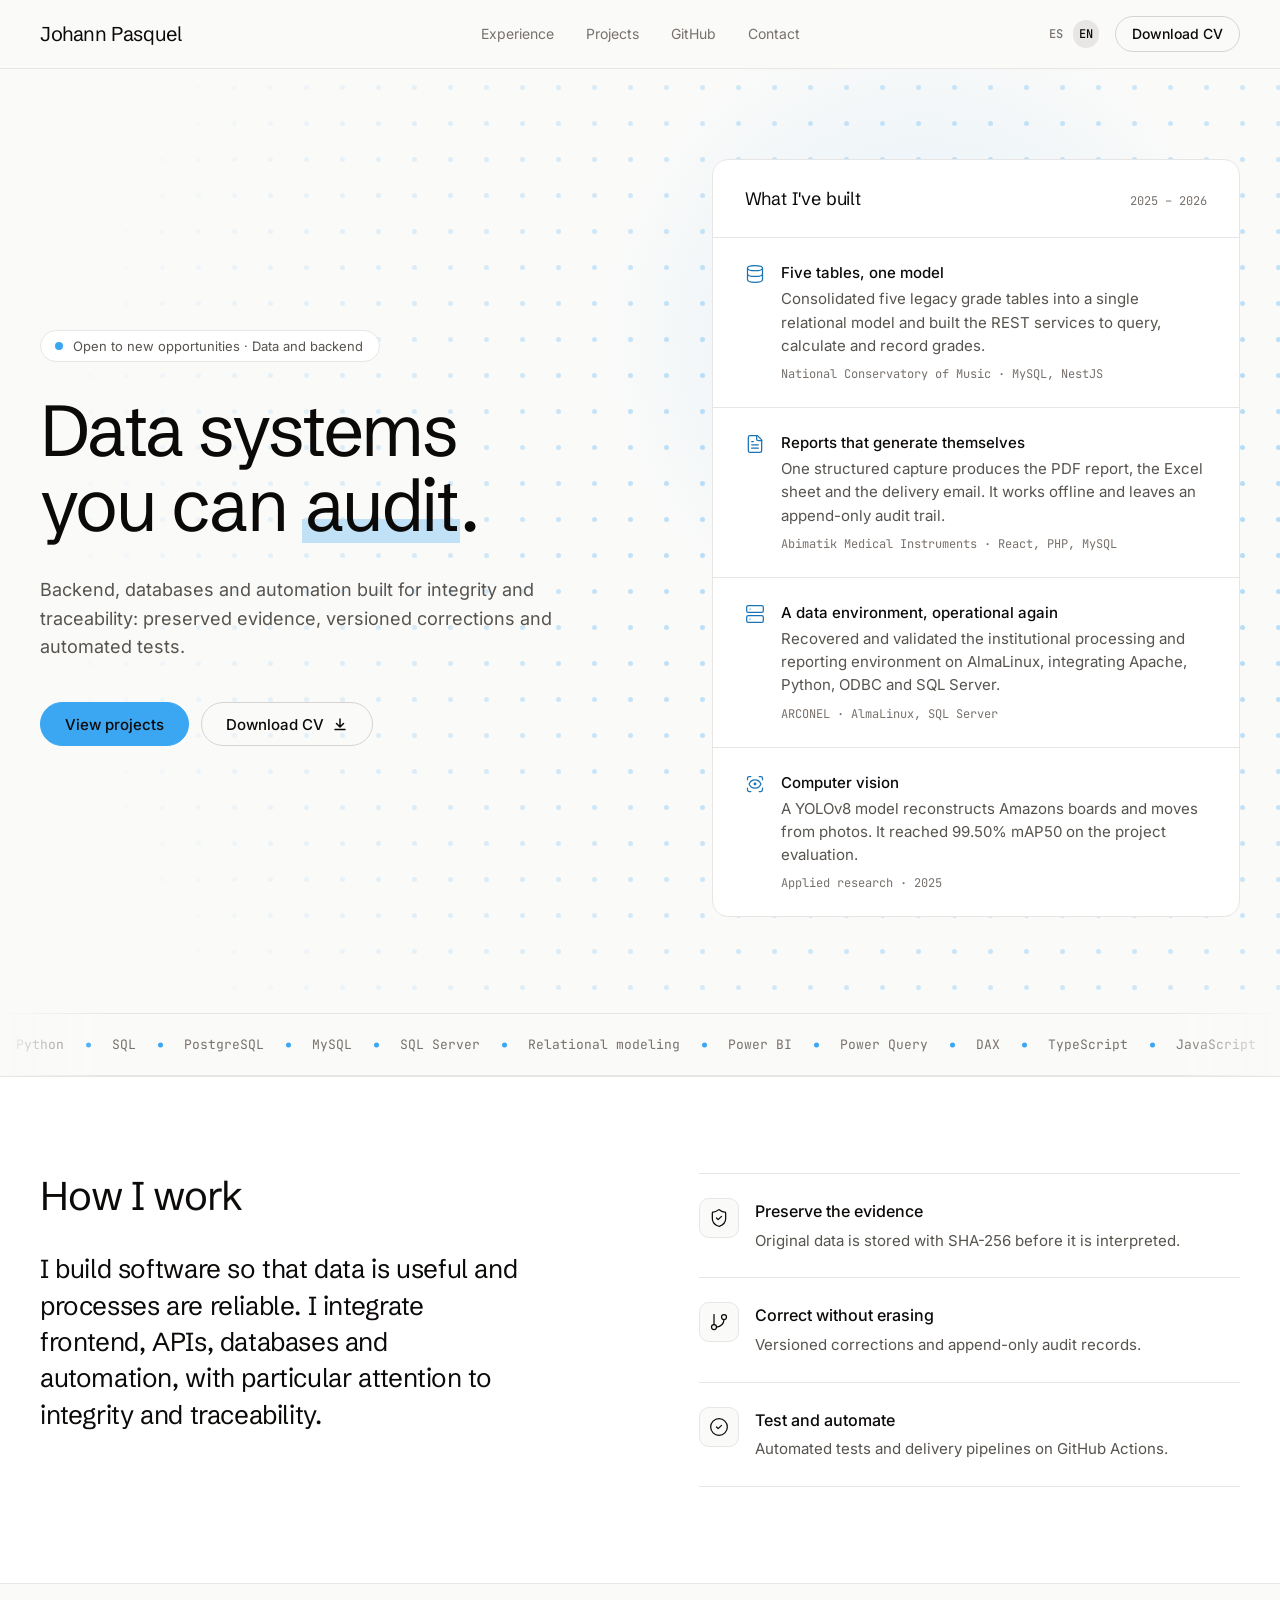
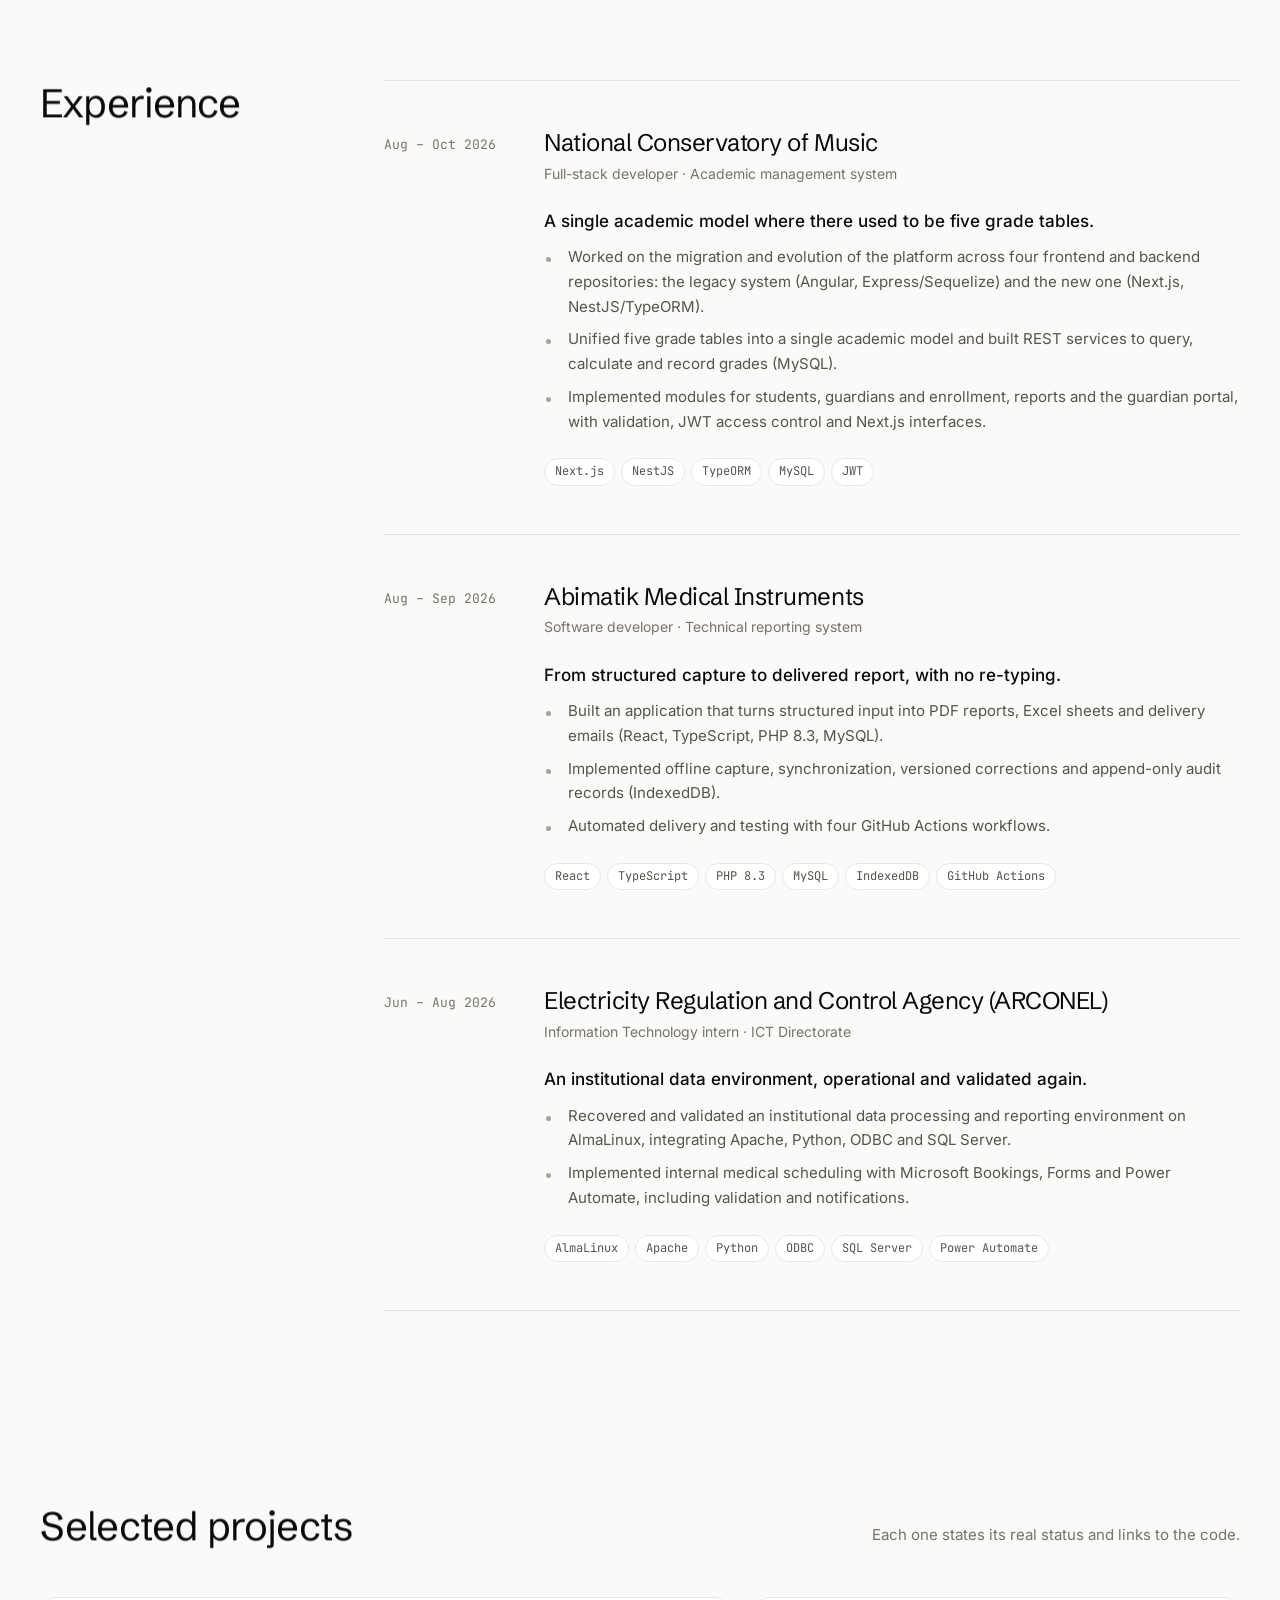
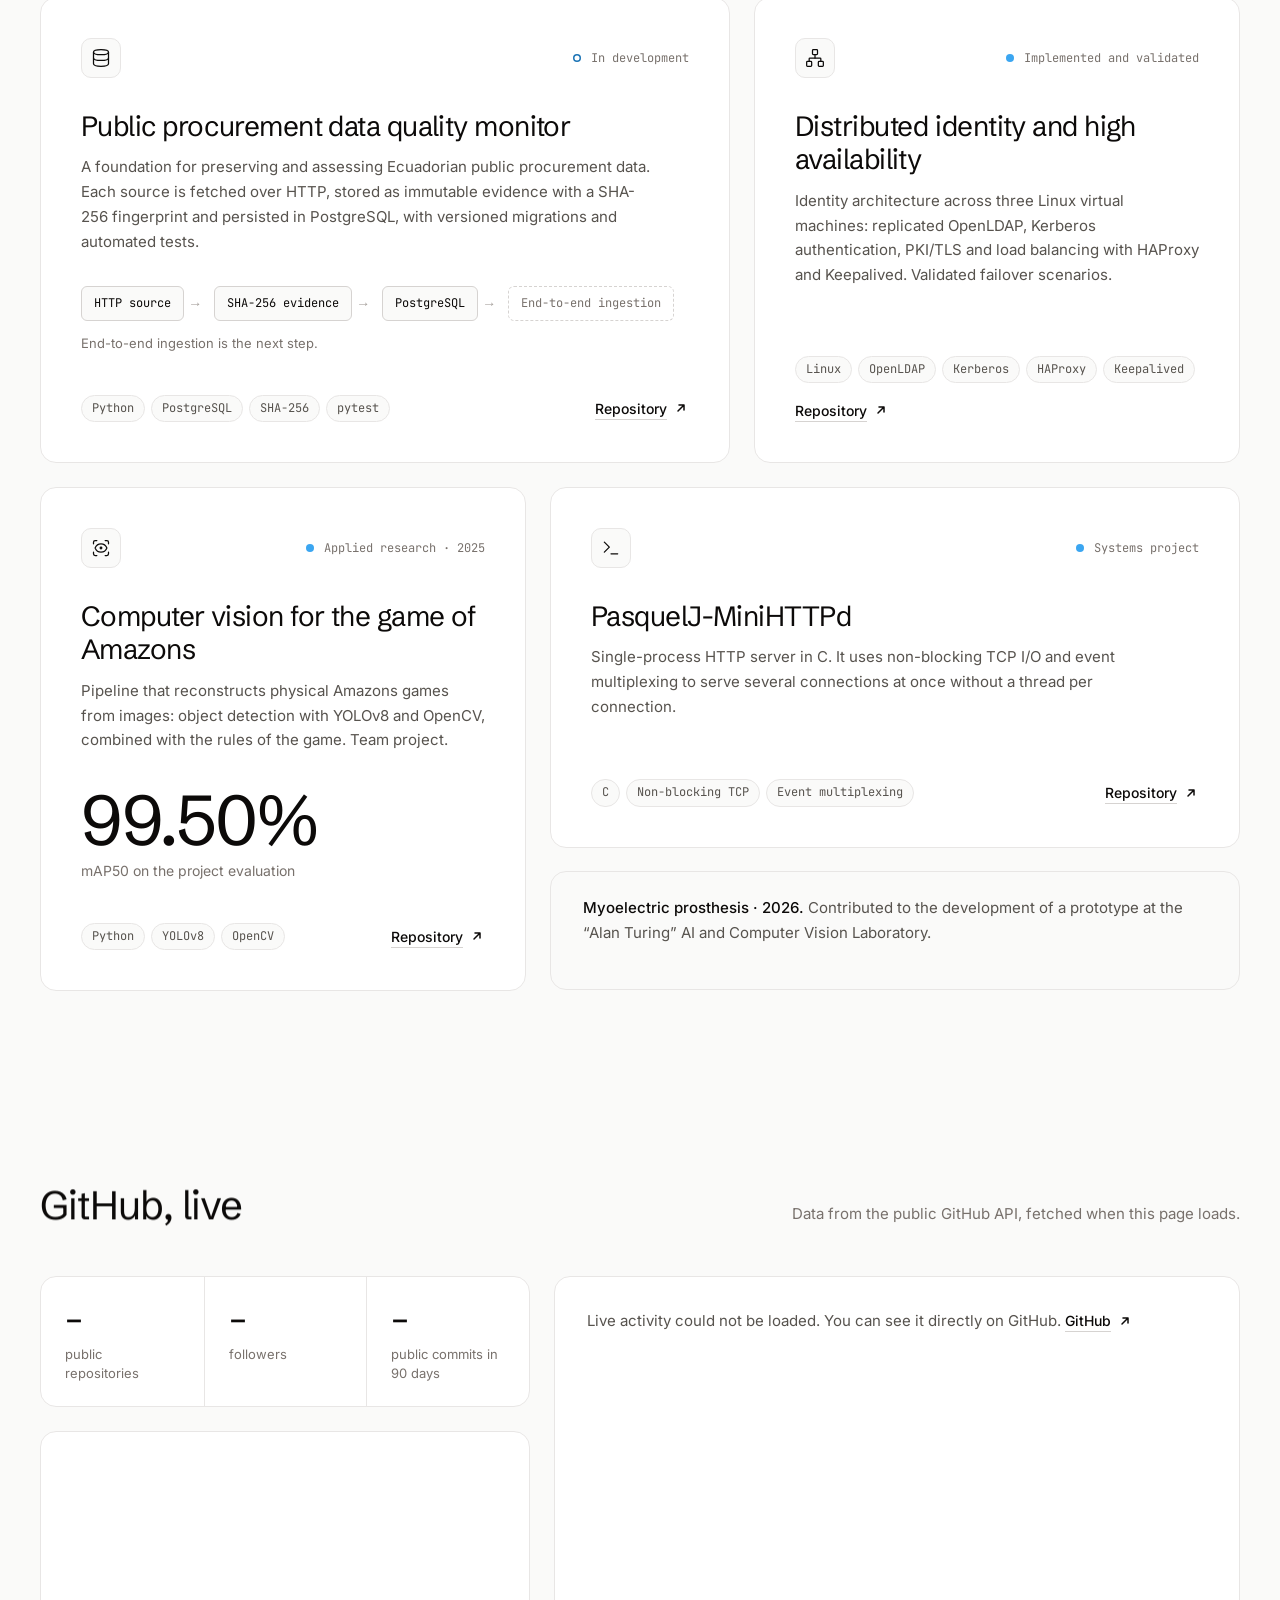
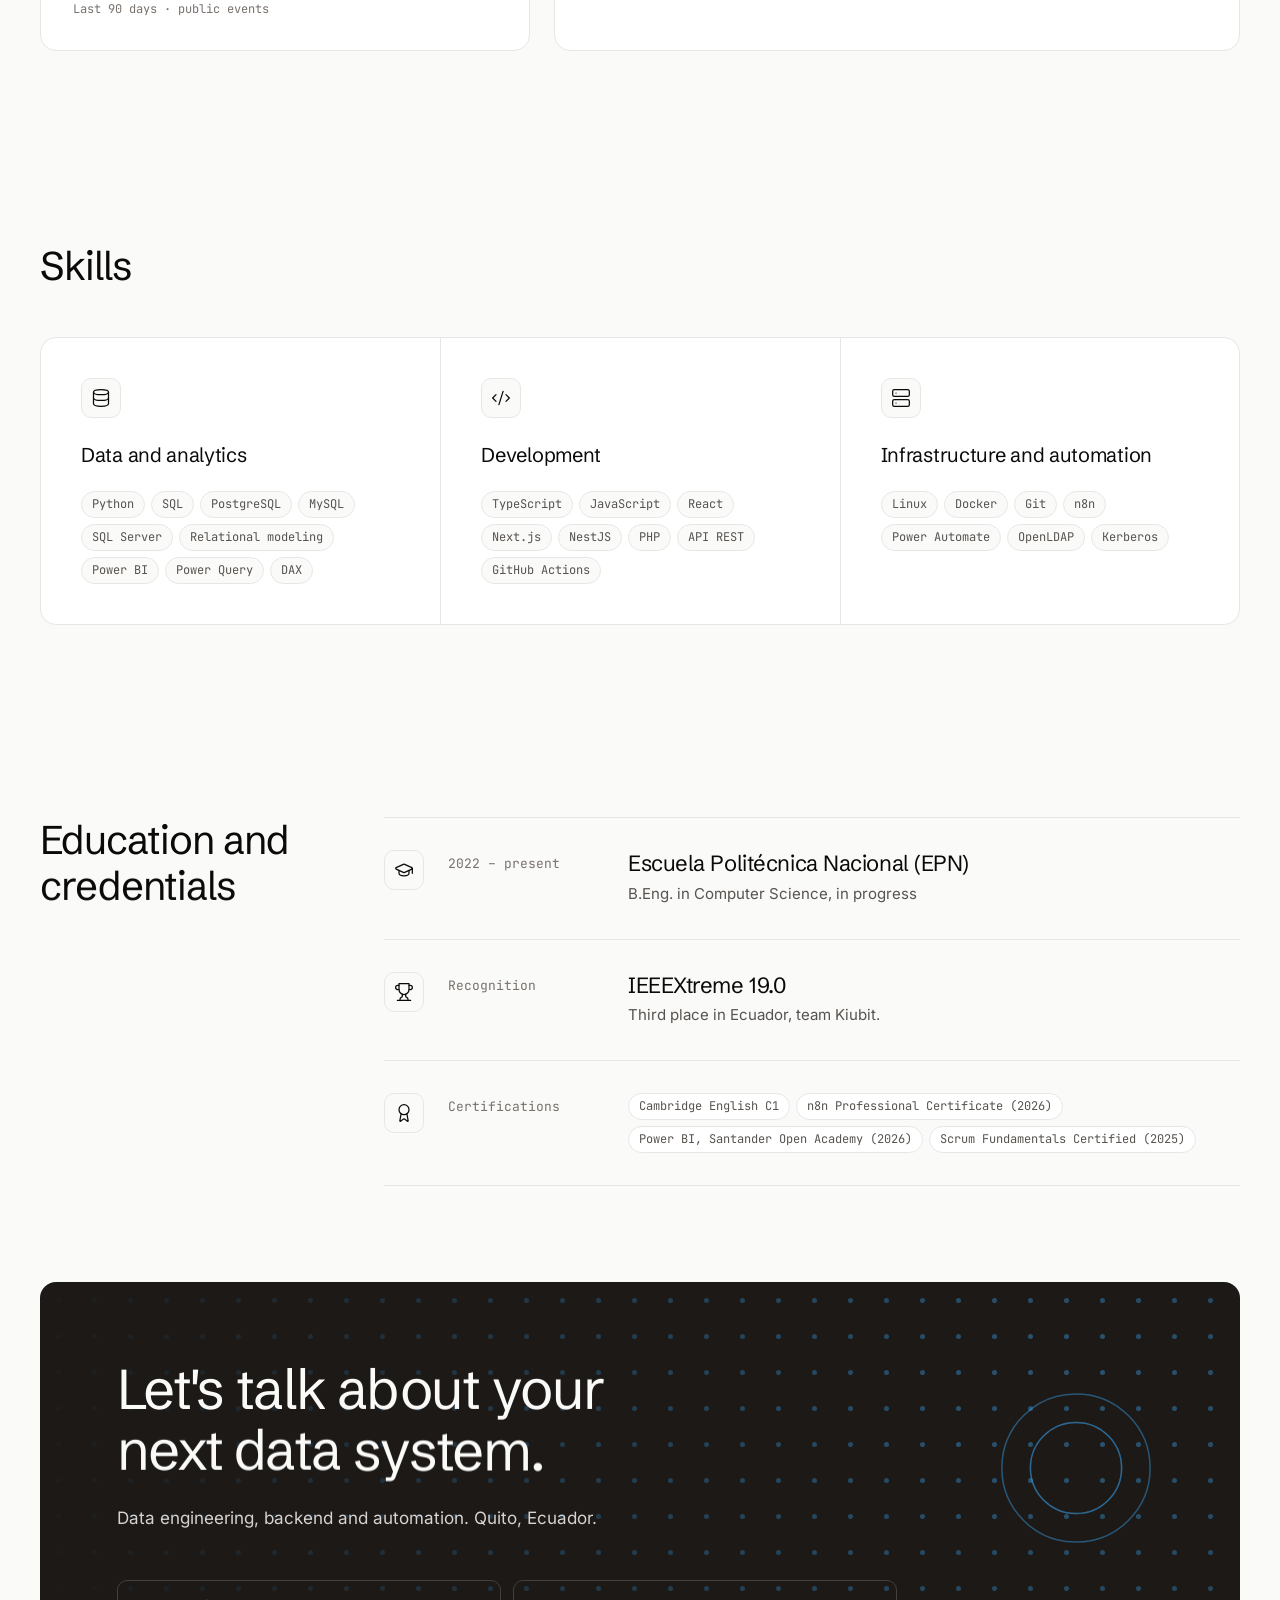
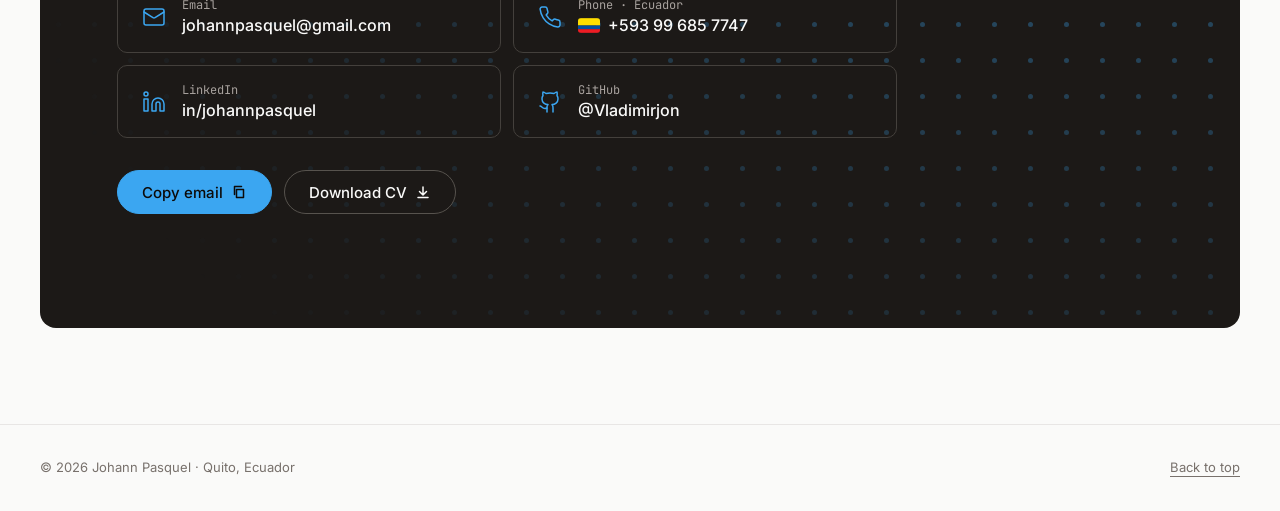
<file: en/index.html>
<!doctype html>
<html lang="en">
<head>
  <meta charset="utf-8">
  <meta name="viewport" content="width=device-width, initial-scale=1">
  <title>Johann Pasquel · Software and data solutions developer</title>
  <meta name="description" content="Johann Pasquel, Quito. Backend development, data engineering and automation: systems built with integrity and traceability, from the database to the delivered report.">
  <meta name="theme-color" content="#fafaf9">
  <link rel="canonical" href="https://vladimirjon.github.io/JohannPasquel_PersonalWebsite/en/">
  <link rel="alternate" hreflang="es" href="https://vladimirjon.github.io/JohannPasquel_PersonalWebsite/">
  <link rel="alternate" hreflang="en" href="https://vladimirjon.github.io/JohannPasquel_PersonalWebsite/en/">
  <link rel="alternate" hreflang="x-default" href="https://vladimirjon.github.io/JohannPasquel_PersonalWebsite/">
  <meta property="og:type" content="profile">
  <meta property="og:title" content="Johann Pasquel · Software and data solutions developer">
  <meta property="og:description" content="Johann Pasquel, Quito. Backend development, data engineering and automation: systems built with integrity and traceability, from the database to the delivered report.">
  <meta property="og:url" content="https://vladimirjon.github.io/JohannPasquel_PersonalWebsite/en/">
  <meta property="og:image" content="https://vladimirjon.github.io/JohannPasquel_PersonalWebsite/assets/img/og.png">
  <meta property="og:locale" content="en_US">
  <meta name="twitter:card" content="summary_large_image">
  <link rel="icon" href="../assets/img/favicon.svg" type="image/svg+xml">
  <link rel="preload" href="../assets/fonts/schibsted-grotesk-latin-wght-normal.woff2" as="font" type="font/woff2" crossorigin>
  <link rel="preload" href="../assets/fonts/inter-latin-wght-normal.woff2" as="font" type="font/woff2" crossorigin>
  <link rel="stylesheet" href="../assets/css/styles.css?v=432adcb7">
  <script>document.documentElement.classList.add('js')</script>
  <script type="application/ld+json">{"@context": "https://schema.org", "@type": "Person", "name": "Johann Pasquel", "jobTitle": "Software and data solutions developer", "url": "https://vladimirjon.github.io/JohannPasquel_PersonalWebsite/en/", "email": "mailto:johannpasquel@gmail.com", "telephone": "+593996857747", "address": {"@type": "PostalAddress", "addressLocality": "Quito", "addressCountry": "EC"}, "alumniOf": {"@type": "CollegeOrUniversity", "name": "Escuela Politécnica Nacional"}, "sameAs": ["https://www.linkedin.com/in/johannpasquel", "https://github.com/Vladimirjon"], "knowsLanguage": ["es", "en"]}</script>
</head>
<body id="top">
  <a class="skip" href="#main">Skip to content</a>
  <div class="progress" aria-hidden="true"></div>
  <header class="site-header">
    <div class="wrap bar">
      <a class="brand" href="#top">Johann Pasquel</a>
      <nav aria-label="Main"><a href="#experience">Experience</a><a href="#projects">Projects</a><a href="#github">GitHub</a><a href="#contact">Contact</a></nav>
      <div class="bar-tools">
        <div class="lang" role="group" aria-label="Language">
          <a href="../" hreflang="es" lang="es">ES</a>
          <a href="#top" hreflang="en" lang="en" aria-current="true">EN</a>
        </div>
        <a class="button small" href="../assets/Pasquel_Johann_CV.pdf" download>Download CV</a>
      </div>
    </div>
  </header>
  <main id="main">
    <section class="hero" aria-labelledby="hero-title">
      <svg class="rings" viewBox="0 0 1000 1000" fill="none" stroke="#3ba6f1" aria-hidden="true" focusable="false"><circle cx="500" cy="500" r="80"/><circle cx="500" cy="500" r="170"/><circle cx="500" cy="500" r="260"/><circle cx="500" cy="500" r="350"/><circle cx="500" cy="500" r="440"/></svg>
      <div class="dotgrid" data-dotgrid aria-hidden="true"></div>
      <div class="wrap hero-grid">
        <div class="hero-copy">
          <p class="status-pill"><span class="dot pulse" aria-hidden="true"></span>Open to new opportunities · Data and backend</p>
          <h1 id="hero-title">Data systems you can <mark>audit</mark>.</h1>
          <p class="hero-lead">Backend, databases and automation built for integrity and traceability: preserved evidence, versioned corrections and automated tests.</p>
          <div class="actions">
            <a class="button primary" href="#projects">View projects</a>
            <a class="button" href="../assets/Pasquel_Johann_CV.pdf" download>Download CV<svg class="icon" width="16" height="16" viewBox="0 0 16 16" aria-hidden="true"><path d="M8 3v8m0 0L4.5 7.5M8 11l3.5-3.5M3 13.5h10" fill="none" stroke="currentColor" stroke-width="1.5" stroke-linecap="round" stroke-linejoin="round"/></svg></a>
          </div>
        </div>
        <aside class="ledger" aria-labelledby="ledger-title">
          <header class="ledger-head">
            <h2 id="ledger-title">What I've built</h2>
            <span class="meta">2025 – 2026</span>
          </header>
          <ul><li class="s"><svg class="glyph" width="20" height="20" viewBox="0 0 24 24" aria-hidden="true" focusable="false" fill="none" stroke="currentColor" stroke-width="1.5" stroke-linecap="round" stroke-linejoin="round"><ellipse cx="12" cy="5" rx="9" ry="3"/><path d="M3 5V19A9 3 0 0 0 21 19V5"/><path d="M3 12A9 3 0 0 0 21 12"/></svg><div><h3>Five tables, one model</h3><p>Consolidated five legacy grade tables into a single relational model and built the REST services to query, calculate and record grades.</p><span class="meta">National Conservatory of Music · MySQL, NestJS</span></div></li><li class="s"><svg class="glyph" width="20" height="20" viewBox="0 0 24 24" aria-hidden="true" focusable="false" fill="none" stroke="currentColor" stroke-width="1.5" stroke-linecap="round" stroke-linejoin="round"><path d="M15 2H6a2 2 0 0 0-2 2v16a2 2 0 0 0 2 2h12a2 2 0 0 0 2-2V7Z"/><path d="M14 2v4a2 2 0 0 0 2 2h4"/><path d="M16 13H8"/><path d="M16 17H8"/><path d="M10 9H8"/></svg><div><h3>Reports that generate themselves</h3><p>One structured capture produces the PDF report, the Excel sheet and the delivery email. It works offline and leaves an append-only audit trail.</p><span class="meta">Abimatik Medical Instruments · React, PHP, MySQL</span></div></li><li class="s"><svg class="glyph" width="20" height="20" viewBox="0 0 24 24" aria-hidden="true" focusable="false" fill="none" stroke="currentColor" stroke-width="1.5" stroke-linecap="round" stroke-linejoin="round"><rect width="20" height="8" x="2" y="2" rx="2"/><rect width="20" height="8" x="2" y="14" rx="2"/><line x1="6" x2="6.01" y1="6" y2="6"/><line x1="6" x2="6.01" y1="18" y2="18"/></svg><div><h3>A data environment, operational again</h3><p>Recovered and validated the institutional processing and reporting environment on AlmaLinux, integrating Apache, Python, ODBC and SQL Server.</p><span class="meta">ARCONEL · AlmaLinux, SQL Server</span></div></li><li class="s"><svg class="glyph" width="20" height="20" viewBox="0 0 24 24" aria-hidden="true" focusable="false" fill="none" stroke="currentColor" stroke-width="1.5" stroke-linecap="round" stroke-linejoin="round"><path d="M3 7V5a2 2 0 0 1 2-2h2"/><path d="M17 3h2a2 2 0 0 1 2 2v2"/><path d="M21 17v2a2 2 0 0 1-2 2h-2"/><path d="M7 21H5a2 2 0 0 1-2-2v-2"/><circle cx="12" cy="12" r="1"/><path d="M18.944 12.33a1 1 0 0 0 0-.66 7.5 7.5 0 0 0-13.888 0 1 1 0 0 0 0 .66 7.5 7.5 0 0 0 13.888 0"/></svg><div><h3>Computer vision</h3><p>A YOLOv8 model reconstructs Amazons boards and moves from photos. It reached 99.50% mAP50 on the project evaluation.</p><span class="meta">Applied research · 2025</span></div></li></ul>
        </aside>
      </div>
    </section>
    <div class="marquee" aria-hidden="true">
      <div class="marquee-track"><div class="marquee-group"><span>Python</span><span>SQL</span><span>PostgreSQL</span><span>MySQL</span><span>SQL Server</span><span>Relational modeling</span><span>Power BI</span><span>Power Query</span><span>DAX</span><span>TypeScript</span><span>JavaScript</span><span>React</span><span>Next.js</span><span>NestJS</span><span>PHP</span><span>API REST</span><span>GitHub Actions</span><span>Linux</span><span>Docker</span><span>Git</span><span>n8n</span><span>Power Automate</span><span>OpenLDAP</span><span>Kerberos</span></div><div class="marquee-group" data-dup><span>Python</span><span>SQL</span><span>PostgreSQL</span><span>MySQL</span><span>SQL Server</span><span>Relational modeling</span><span>Power BI</span><span>Power Query</span><span>DAX</span><span>TypeScript</span><span>JavaScript</span><span>React</span><span>Next.js</span><span>NestJS</span><span>PHP</span><span>API REST</span><span>GitHub Actions</span><span>Linux</span><span>Docker</span><span>Git</span><span>n8n</span><span>Power Automate</span><span>OpenLDAP</span><span>Kerberos</span></div></div>
    </div>
    <section class="section approach" id="profile" aria-labelledby="profile-title">
      <div class="wrap approach-grid">
        <div>
          <h2 id="profile-title" class="section-title">How I work</h2>
          <p class="statement">I build software so that data is useful and processes are reliable. I integrate frontend, APIs, databases and automation, with particular attention to integrity and traceability.</p>
        </div>
        <dl class="principles stagger"><div class="s"><span class="icon-box"><svg class="glyph" width="20" height="20" viewBox="0 0 24 24" aria-hidden="true" focusable="false" fill="none" stroke="currentColor" stroke-width="1.5" stroke-linecap="round" stroke-linejoin="round"><path d="M20 13c0 5-3.5 7.5-7.66 8.95a1 1 0 0 1-.67-.01C7.5 20.5 4 18 4 13V6a1 1 0 0 1 1-1c2 0 4.5-1.2 6.24-2.72a1.17 1.17 0 0 1 1.52 0C14.51 3.81 17 5 19 5a1 1 0 0 1 1 1z"/><path d="m9 12 2 2 4-4"/></svg></span><dt>Preserve the evidence</dt><dd>Original data is stored with SHA-256 before it is interpreted.</dd></div><div class="s"><span class="icon-box"><svg class="glyph" width="20" height="20" viewBox="0 0 24 24" aria-hidden="true" focusable="false" fill="none" stroke="currentColor" stroke-width="1.5" stroke-linecap="round" stroke-linejoin="round"><line x1="6" x2="6" y1="3" y2="15"/><circle cx="18" cy="6" r="3"/><circle cx="6" cy="18" r="3"/><path d="M18 9a9 9 0 0 1-9 9"/></svg></span><dt>Correct without erasing</dt><dd>Versioned corrections and append-only audit records.</dd></div><div class="s"><span class="icon-box"><svg class="glyph" width="20" height="20" viewBox="0 0 24 24" aria-hidden="true" focusable="false" fill="none" stroke="currentColor" stroke-width="1.5" stroke-linecap="round" stroke-linejoin="round"><circle cx="12" cy="12" r="10"/><path d="m9 12 2 2 4-4"/></svg></span><dt>Test and automate</dt><dd>Automated tests and delivery pipelines on GitHub Actions.</dd></div></dl>
      </div>
    </section>
    <section class="section" id="experience" aria-labelledby="experience-title">
      <div class="wrap split">
        <h2 id="experience-title" class="section-title">Experience</h2>
        <div class="jobs stagger">
        <article class="job s">
          <p class="job-period">Aug – Oct 2026</p>
          <div class="job-body">
            <h3>National Conservatory of Music</h3>
            <p class="job-role">Full-stack developer · Academic management system</p>
            <p class="job-lead">A single academic model where there used to be five grade tables.</p>
            <ul class="job-points"><li>Worked on the migration and evolution of the platform across four frontend and backend repositories: the legacy system (Angular, Express/Sequelize) and the new one (Next.js, NestJS/TypeORM).</li><li>Unified five grade tables into a single academic model and built REST services to query, calculate and record grades (MySQL).</li><li>Implemented modules for students, guardians and enrollment, reports and the guardian portal, with validation, JWT access control and Next.js interfaces.</li></ul>
            <ul class="chips"><li>Next.js</li><li>NestJS</li><li>TypeORM</li><li>MySQL</li><li>JWT</li></ul>
          </div>
        </article>
        <article class="job s">
          <p class="job-period">Aug – Sep 2026</p>
          <div class="job-body">
            <h3>Abimatik Medical Instruments</h3>
            <p class="job-role">Software developer · Technical reporting system</p>
            <p class="job-lead">From structured capture to delivered report, with no re-typing.</p>
            <ul class="job-points"><li>Built an application that turns structured input into PDF reports, Excel sheets and delivery emails (React, TypeScript, PHP 8.3, MySQL).</li><li>Implemented offline capture, synchronization, versioned corrections and append-only audit records (IndexedDB).</li><li>Automated delivery and testing with four GitHub Actions workflows.</li></ul>
            <ul class="chips"><li>React</li><li>TypeScript</li><li>PHP 8.3</li><li>MySQL</li><li>IndexedDB</li><li>GitHub Actions</li></ul>
          </div>
        </article>
        <article class="job s">
          <p class="job-period">Jun – Aug 2026</p>
          <div class="job-body">
            <h3>Electricity Regulation and Control Agency (ARCONEL)</h3>
            <p class="job-role">Information Technology intern · ICT Directorate</p>
            <p class="job-lead">An institutional data environment, operational and validated again.</p>
            <ul class="job-points"><li>Recovered and validated an institutional data processing and reporting environment on AlmaLinux, integrating Apache, Python, ODBC and SQL Server.</li><li>Implemented internal medical scheduling with Microsoft Bookings, Forms and Power Automate, including validation and notifications.</li></ul>
            <ul class="chips"><li>AlmaLinux</li><li>Apache</li><li>Python</li><li>ODBC</li><li>SQL Server</li><li>Power Automate</li></ul>
          </div>
        </article></div>
      </div>
    </section>
    <section class="section" id="projects" aria-labelledby="projects-title">
      <div class="wrap">
        <div class="section-head">
          <h2 id="projects-title" class="section-title">Selected projects</h2>
          <p>Each one states its real status and links to the code.</p>
        </div>
        <div class="project-grid stagger">
        <article class="project s is-featured">
          <div class="project-top"><span class="icon-box"><svg class="glyph" width="20" height="20" viewBox="0 0 24 24" aria-hidden="true" focusable="false" fill="none" stroke="currentColor" stroke-width="1.5" stroke-linecap="round" stroke-linejoin="round"><ellipse cx="12" cy="5" rx="9" ry="3"/><path d="M3 5V19A9 3 0 0 0 21 19V5"/><path d="M3 12A9 3 0 0 0 21 12"/></svg></span><p class="status" data-state="open"><span class="dot" aria-hidden="true"></span>In development</p></div>
          <h3>Public procurement data quality monitor</h3>
          <p class="project-text">A foundation for preserving and assessing Ecuadorian public procurement data. Each source is fetched over HTTP, stored as immutable evidence with a SHA-256 fingerprint and persisted in PostgreSQL, with versioned migrations and automated tests.</p>
          <ol class="pipeline" aria-label="Project flow"><li data-step="done">HTTP source</li><li data-step="done">SHA-256 evidence</li><li data-step="done">PostgreSQL</li><li data-step="pending">End-to-end ingestion<span class="sr-only"> (pending)</span></li></ol><p class="note">End-to-end ingestion is the next step.</p>
          <div class="project-foot">
            <ul class="chips"><li>Python</li><li>PostgreSQL</li><li>SHA-256</li><li>pytest</li></ul>
            <a class="link" href="https://github.com/Vladimirjon/ec-public-procurement-quality-monitor" target="_blank" rel="noopener">Repository<svg class="icon" width="16" height="16" viewBox="0 0 16 16" aria-hidden="true"><path d="M5 11 11 5M6 5h5v5" fill="none" stroke="currentColor" stroke-width="1.5" stroke-linecap="round" stroke-linejoin="round"/></svg><span class="sr-only"> (opens in a new tab)</span></a>
          </div>
        </article>
        <article class="project s is-plain">
          <div class="project-top"><span class="icon-box"><svg class="glyph" width="20" height="20" viewBox="0 0 24 24" aria-hidden="true" focusable="false" fill="none" stroke="currentColor" stroke-width="1.5" stroke-linecap="round" stroke-linejoin="round"><rect x="16" y="16" width="6" height="6" rx="1"/><rect x="2" y="16" width="6" height="6" rx="1"/><rect x="9" y="2" width="6" height="6" rx="1"/><path d="M5 16v-3a1 1 0 0 1 1-1h12a1 1 0 0 1 1 1v3"/><path d="M12 12V8"/></svg></span><p class="status" data-state="done"><span class="dot" aria-hidden="true"></span>Implemented and validated</p></div>
          <h3>Distributed identity and high availability</h3>
          <p class="project-text">Identity architecture across three Linux virtual machines: replicated OpenLDAP, Kerberos authentication, PKI/TLS and load balancing with HAProxy and Keepalived. Validated failover scenarios.</p>
          
          <div class="project-foot">
            <ul class="chips"><li>Linux</li><li>OpenLDAP</li><li>Kerberos</li><li>HAProxy</li><li>Keepalived</li></ul>
            <a class="link" href="https://github.com/Vladimirjon/PasquelJ-MiniIdM" target="_blank" rel="noopener">Repository<svg class="icon" width="16" height="16" viewBox="0 0 16 16" aria-hidden="true"><path d="M5 11 11 5M6 5h5v5" fill="none" stroke="currentColor" stroke-width="1.5" stroke-linecap="round" stroke-linejoin="round"/></svg><span class="sr-only"> (opens in a new tab)</span></a>
          </div>
        </article>
        <article class="project s is-metric">
          <div class="project-top"><span class="icon-box"><svg class="glyph" width="20" height="20" viewBox="0 0 24 24" aria-hidden="true" focusable="false" fill="none" stroke="currentColor" stroke-width="1.5" stroke-linecap="round" stroke-linejoin="round"><path d="M3 7V5a2 2 0 0 1 2-2h2"/><path d="M17 3h2a2 2 0 0 1 2 2v2"/><path d="M21 17v2a2 2 0 0 1-2 2h-2"/><path d="M7 21H5a2 2 0 0 1-2-2v-2"/><circle cx="12" cy="12" r="1"/><path d="M18.944 12.33a1 1 0 0 0 0-.66 7.5 7.5 0 0 0-13.888 0 1 1 0 0 0 0 .66 7.5 7.5 0 0 0 13.888 0"/></svg></span><p class="status" data-state="done"><span class="dot" aria-hidden="true"></span>Applied research · 2025</p></div>
          <h3>Computer vision for the game of Amazons</h3>
          <p class="project-text">Pipeline that reconstructs physical Amazons games from images: object detection with YOLOv8 and OpenCV, combined with the rules of the game. Team project.</p>
          <p class="metric"><span class="metric-value" data-count="99.5" data-decimals="2" data-sep="." data-suffix="%">99.50%</span><span class="metric-label">mAP50 on the project evaluation</span></p>
          <div class="project-foot">
            <ul class="chips"><li>Python</li><li>YOLOv8</li><li>OpenCV</li></ul>
            <a class="link" href="https://github.com/Vladimirjon/Captura_automatica_de_posiciones_con_AI_Vision" target="_blank" rel="noopener">Repository<svg class="icon" width="16" height="16" viewBox="0 0 16 16" aria-hidden="true"><path d="M5 11 11 5M6 5h5v5" fill="none" stroke="currentColor" stroke-width="1.5" stroke-linecap="round" stroke-linejoin="round"/></svg><span class="sr-only"> (opens in a new tab)</span></a>
          </div>
        </article>
        <article class="project s is-plain">
          <div class="project-top"><span class="icon-box"><svg class="glyph" width="20" height="20" viewBox="0 0 24 24" aria-hidden="true" focusable="false" fill="none" stroke="currentColor" stroke-width="1.5" stroke-linecap="round" stroke-linejoin="round"><polyline points="4 17 10 11 4 5"/><line x1="12" x2="20" y1="19" y2="19"/></svg></span><p class="status" data-state="done"><span class="dot" aria-hidden="true"></span>Systems project</p></div>
          <h3>PasquelJ-MiniHTTPd</h3>
          <p class="project-text">Single-process HTTP server in C. It uses non-blocking TCP I/O and event multiplexing to serve several connections at once without a thread per connection.</p>
          
          <div class="project-foot">
            <ul class="chips"><li>C</li><li>Non-blocking TCP</li><li>Event multiplexing</li></ul>
            <a class="link" href="https://github.com/Vladimirjon/PasquelJ-MiniHTTPd" target="_blank" rel="noopener">Repository<svg class="icon" width="16" height="16" viewBox="0 0 16 16" aria-hidden="true"><path d="M5 11 11 5M6 5h5v5" fill="none" stroke="currentColor" stroke-width="1.5" stroke-linecap="round" stroke-linejoin="round"/></svg><span class="sr-only"> (opens in a new tab)</span></a>
          </div>
        </article>
        <p class="research s"><strong>Myoelectric prosthesis · 2026.</strong> Contributed to the development of a prototype at the “Alan Turing” AI and Computer Vision Laboratory.</p>
        </div>
      </div>
    </section>
    <section class="section" id="github" aria-labelledby="github-title">
      <div class="wrap">
        <div class="section-head">
          <h2 id="github-title" class="section-title">GitHub, live</h2>
          <p>Data from the public GitHub API, fetched when this page loads.</p>
        </div>
        <div class="gh stagger" id="gh" data-user="Vladimirjon" data-i18n="{&quot;repos&quot;: &quot;public repositories&quot;, &quot;followers&quot;: &quot;followers&quot;, &quot;commits&quot;: &quot;public commits in 90 days&quot;, &quot;updated&quot;: &quot;Updated&quot;, &quot;noDesc&quot;: &quot;No description&quot;, &quot;error&quot;: &quot;Live activity could not be loaded. You can see it directly on GitHub.&quot;, &quot;empty&quot;: &quot;No public activity in the last 90 days.&quot;, &quot;commit&quot;: &quot;commit&quot;, &quot;commitsWord&quot;: &quot;commits&quot;, &quot;less&quot;: &quot;Less&quot;, &quot;more&quot;: &quot;More&quot;, &quot;locale&quot;: &quot;en&quot;, &quot;ago&quot;: &quot;ago&quot;, &quot;today&quot;: &quot;today&quot;, &quot;newTab&quot;: &quot;(opens in a new tab)&quot;, &quot;d&quot;: &quot;d&quot;, &quot;m&quot;: &quot;mo&quot;, &quot;y&quot;: &quot;y&quot;, &quot;featured&quot;: {&quot;ec-public-procurement-quality-monitor&quot;: &quot;Preservation and assessment of Ecuadorian public procurement data.&quot;, &quot;PasquelJ-MiniIdM&quot;: &quot;Distributed identity: replicated LDAP, Kerberos and HAProxy on three Linux virtual machines.&quot;, &quot;Captura_automatica_de_posiciones_con_AI_Vision&quot;: &quot;Reconstruction of Amazons games from images with YOLOv8 and OpenCV.&quot;, &quot;PasquelJ-MiniHTTPd&quot;: &quot;Single-process HTTP server with non-blocking TCP I/O.&quot;, &quot;JohannPasquel_PersonalWebsite&quot;: &quot;This portfolio: a bilingual static site with content and templates in Python.&quot;}}" aria-busy="true">
          <div class="gh-side s">
            <ul class="gh-stats">
              <li><b data-stat="repos">–</b><span>public repositories</span></li>
              <li><b data-stat="followers">–</b><span>followers</span></li>
              <li><b data-stat="commits">–</b><span>public commits in 90 days</span></li>
            </ul>
            <div class="gh-heat">
              <div class="heat" role="img" aria-label="Heatmap of public commits over the last 90 days"></div>
              <p class="heat-note">Last 90 days · public events</p>
            </div>
          </div>
          <div class="gh-main s">
            <ul class="gh-repos"><li class="skeleton-row"><span></span><span></span></li><li class="skeleton-row"><span></span><span></span></li><li class="skeleton-row"><span></span><span></span></li><li class="skeleton-row"><span></span><span></span></li></ul>
            <p class="gh-error" hidden>Live activity could not be loaded. You can see it directly on GitHub. <a class="link" href="https://github.com/Vladimirjon" target="_blank" rel="noopener">GitHub<svg class="icon" width="16" height="16" viewBox="0 0 16 16" aria-hidden="true"><path d="M5 11 11 5M6 5h5v5" fill="none" stroke="currentColor" stroke-width="1.5" stroke-linecap="round" stroke-linejoin="round"/></svg><span class="sr-only"> (opens in a new tab)</span></a></p>
          </div>
        </div>
      </div>
    </section>
    <section class="section" id="skills" aria-labelledby="skills-title">
      <div class="wrap">
        <h2 id="skills-title" class="section-title">Skills</h2>
        <dl class="skills stagger"><div class="s"><span class="icon-box"><svg class="glyph" width="20" height="20" viewBox="0 0 24 24" aria-hidden="true" focusable="false" fill="none" stroke="currentColor" stroke-width="1.5" stroke-linecap="round" stroke-linejoin="round"><ellipse cx="12" cy="5" rx="9" ry="3"/><path d="M3 5V19A9 3 0 0 0 21 19V5"/><path d="M3 12A9 3 0 0 0 21 12"/></svg></span><dt>Data and analytics</dt><dd><ul class="chips"><li>Python</li><li>SQL</li><li>PostgreSQL</li><li>MySQL</li><li>SQL Server</li><li>Relational modeling</li><li>Power BI</li><li>Power Query</li><li>DAX</li></ul></dd></div><div class="s"><span class="icon-box"><svg class="glyph" width="20" height="20" viewBox="0 0 24 24" aria-hidden="true" focusable="false" fill="none" stroke="currentColor" stroke-width="1.5" stroke-linecap="round" stroke-linejoin="round"><path d="m18 16 4-4-4-4"/><path d="m6 8-4 4 4 4"/><path d="m14.5 4-5 16"/></svg></span><dt>Development</dt><dd><ul class="chips"><li>TypeScript</li><li>JavaScript</li><li>React</li><li>Next.js</li><li>NestJS</li><li>PHP</li><li>API REST</li><li>GitHub Actions</li></ul></dd></div><div class="s"><span class="icon-box"><svg class="glyph" width="20" height="20" viewBox="0 0 24 24" aria-hidden="true" focusable="false" fill="none" stroke="currentColor" stroke-width="1.5" stroke-linecap="round" stroke-linejoin="round"><rect width="20" height="8" x="2" y="2" rx="2"/><rect width="20" height="8" x="2" y="14" rx="2"/><line x1="6" x2="6.01" y1="6" y2="6"/><line x1="6" x2="6.01" y1="18" y2="18"/></svg></span><dt>Infrastructure and automation</dt><dd><ul class="chips"><li>Linux</li><li>Docker</li><li>Git</li><li>n8n</li><li>Power Automate</li><li>OpenLDAP</li><li>Kerberos</li></ul></dd></div></dl>
      </div>
    </section>
    <section class="section" id="education" aria-labelledby="education-title">
      <div class="wrap split">
        <h2 id="education-title" class="section-title">Education and credentials</h2>
        <div class="edu stagger">
          <div class="edu-row s">
            <span class="icon-box"><svg class="glyph" width="20" height="20" viewBox="0 0 24 24" aria-hidden="true" focusable="false" fill="none" stroke="currentColor" stroke-width="1.5" stroke-linecap="round" stroke-linejoin="round"><path d="M21.42 10.922a1 1 0 0 0-.019-1.838L12.83 5.18a2 2 0 0 0-1.66 0L2.6 9.08a1 1 0 0 0 0 1.832l8.57 3.908a2 2 0 0 0 1.66 0z"/><path d="M22 10v6"/><path d="M6 12.5V16a6 3 0 0 0 12 0v-3.5"/></svg></span>
            <p class="edu-when">2022 – present</p>
            <div>
              <h3>Escuela Politécnica Nacional (EPN)</h3>
              <p>B.Eng. in Computer Science, in progress</p>
            </div>
          </div>
          <div class="edu-row s">
            <span class="icon-box"><svg class="glyph" width="20" height="20" viewBox="0 0 24 24" aria-hidden="true" focusable="false" fill="none" stroke="currentColor" stroke-width="1.5" stroke-linecap="round" stroke-linejoin="round"><path d="M6 9H4.5a2.5 2.5 0 0 1 0-5H6"/><path d="M18 9h1.5a2.5 2.5 0 0 0 0-5H18"/><path d="M4 22h16"/><path d="M10 14.66V17c0 .55-.47.98-.97 1.21C7.85 18.75 7 20.24 7 22"/><path d="M14 14.66V17c0 .55.47.98.97 1.21C16.15 18.75 17 20.24 17 22"/><path d="M18 2H6v7a6 6 0 0 0 12 0V2Z"/></svg></span>
            <p class="edu-when">Recognition</p>
            <div>
              <h3>IEEEXtreme 19.0</h3>
              <p>Third place in Ecuador, team Kiubit.</p>
            </div>
          </div>
          <div class="edu-row s">
            <span class="icon-box"><svg class="glyph" width="20" height="20" viewBox="0 0 24 24" aria-hidden="true" focusable="false" fill="none" stroke="currentColor" stroke-width="1.5" stroke-linecap="round" stroke-linejoin="round"><path d="m15.477 12.89 1.515 8.526a.5.5 0 0 1-.81.47l-3.58-2.687a1 1 0 0 0-1.197 0l-3.586 2.686a.5.5 0 0 1-.81-.469l1.514-8.526"/><circle cx="12" cy="8" r="6"/></svg></span>
            <p class="edu-when">Certifications</p>
            <div><ul class="chips"><li>Cambridge English C1</li><li>n8n Professional Certificate (2026)</li><li>Power BI, Santander Open Academy (2026)</li><li>Scrum Fundamentals Certified (2025)</li></ul></div>
          </div>
        </div>
      </div>
    </section>
    <section class="section contact-section" id="contact" aria-labelledby="contact-title">
      <div class="wrap">
        <div class="contact">
          <svg class="rings rings-dark" viewBox="0 0 1000 1000" fill="none" stroke="#3ba6f1" aria-hidden="true" focusable="false"><circle cx="500" cy="500" r="80"/><circle cx="500" cy="500" r="170"/><circle cx="500" cy="500" r="260"/><circle cx="500" cy="500" r="350"/><circle cx="500" cy="500" r="440"/></svg>
          <div class="dotgrid dotgrid-dark" data-dotgrid aria-hidden="true"></div>
          <h2 id="contact-title">Let's talk about your next data system.</h2>
          <p class="contact-lead">Data engineering, backend and automation. Quito, Ecuador.</p>
          <ul class="tiles stagger"><li class="s"><a class="tile" href="mailto:johannpasquel@gmail.com"><svg class="glyph" width="20" height="20" viewBox="0 0 24 24" aria-hidden="true" focusable="false" fill="none" stroke="currentColor" stroke-width="1.5" stroke-linecap="round" stroke-linejoin="round"><rect width="20" height="16" x="2" y="4" rx="2"/><path d="m22 7-8.97 5.7a1.94 1.94 0 0 1-2.06 0L2 7"/></svg><span class="tile-text"><small>Email</small><b class="email">johannpasquel@gmail.com</b></span></a></li><li class="s"><a class="tile" href="tel:+593996857747"><svg class="glyph" width="20" height="20" viewBox="0 0 24 24" aria-hidden="true" focusable="false" fill="none" stroke="currentColor" stroke-width="1.5" stroke-linecap="round" stroke-linejoin="round"><path d="M22 16.92v3a2 2 0 0 1-2.18 2 19.79 19.79 0 0 1-8.63-3.07 19.5 19.5 0 0 1-6-6 19.79 19.79 0 0 1-3.07-8.67A2 2 0 0 1 4.11 2h3a2 2 0 0 1 2 1.72 12.84 12.84 0 0 0 .7 2.81 2 2 0 0 1-.45 2.11L8.09 9.91a16 16 0 0 0 6 6l1.27-1.27a2 2 0 0 1 2.11-.45 12.84 12.84 0 0 0 2.81.7A2 2 0 0 1 22 16.92z"/></svg><span class="tile-text"><small>Phone · Ecuador</small><b class=""><svg class="flag" width="22" height="15" viewBox="0 0 24 16" aria-hidden="true" focusable="false"><rect width="24" height="8" fill="#ffdd00"/><rect y="8" width="24" height="4" fill="#034ea2"/><rect y="12" width="24" height="4" fill="#ed1c24"/></svg>+593 99 685 7747</b></span></a></li><li class="s"><a class="tile" href="https://www.linkedin.com/in/johannpasquel" target="_blank" rel="noopener"><svg class="glyph" width="20" height="20" viewBox="0 0 24 24" aria-hidden="true" focusable="false" fill="none" stroke="currentColor" stroke-width="1.5" stroke-linecap="round" stroke-linejoin="round"><path d="M16 8a6 6 0 0 1 6 6v7h-4v-7a2 2 0 0 0-2-2 2 2 0 0 0-2 2v7h-4v-7a6 6 0 0 1 6-6z"/><rect width="4" height="12" x="2" y="9"/><circle cx="4" cy="4" r="2"/></svg><span class="tile-text"><small>LinkedIn</small><b class="">in/johannpasquel</b></span><span class="sr-only"> (opens in a new tab)</span></a></li><li class="s"><a class="tile" href="https://github.com/Vladimirjon" target="_blank" rel="noopener"><svg class="glyph" width="20" height="20" viewBox="0 0 24 24" aria-hidden="true" focusable="false" fill="none" stroke="currentColor" stroke-width="1.5" stroke-linecap="round" stroke-linejoin="round"><path d="M15 22v-4a4.8 4.8 0 0 0-1-3.5c3 0 6-2 6-5.5.08-1.25-.27-2.48-1-3.5.28-1.15.28-2.35 0-3.5 0 0-1 0-3 1.5-2.64-.5-5.36-.5-8 0C6 2 5 2 5 2c-.3 1.15-.3 2.35 0 3.5A5.403 5.403 0 0 0 4 9c0 3.5 3 5.5 6 5.5-.39.49-.68 1.05-.85 1.65-.17.6-.22 1.23-.15 1.85v4"/><path d="M9 18c-4.51 2-5-2-7-2"/></svg><span class="tile-text"><small>GitHub</small><b class="">@Vladimirjon</b></span><span class="sr-only"> (opens in a new tab)</span></a></li></ul>
          <div class="actions">
            <button class="button primary" type="button" id="copy-email" data-copied="Email copied" data-failed="Could not copy. Select the email manually.">Copy email<svg class="icon" width="16" height="16" viewBox="0 0 16 16" aria-hidden="true"><path d="M5.5 5.5h7v8h-7zM3.5 10.5v-8h7" fill="none" stroke="currentColor" stroke-width="1.5" stroke-linecap="round" stroke-linejoin="round"/></svg></button>
            <a class="button" href="../assets/Pasquel_Johann_CV.pdf" download>Download CV<svg class="icon" width="16" height="16" viewBox="0 0 16 16" aria-hidden="true"><path d="M8 3v8m0 0L4.5 7.5M8 11l3.5-3.5M3 13.5h10" fill="none" stroke="currentColor" stroke-width="1.5" stroke-linecap="round" stroke-linejoin="round"/></svg></a>
          </div>
          <p class="toast" id="toast" role="status" aria-live="polite"></p>
        </div>
      </div>
    </section>
  </main>
  <footer class="site-footer">
    <div class="wrap foot">
      <span>© 2026 Johann Pasquel · Quito, Ecuador</span>
      <a href="#top">Back to top</a>
    </div>
  </footer>
  <script src="../assets/js/anime.min.js?v=b5ce1be3" defer></script>
  <script src="../assets/js/main.js?v=ac820358" defer></script>
</body>
</html>
</file>
<file: assets/css/styles.css>
/* Johann Pasquel — portafolio.
   Lenguaje visual: "Seline Analytics" (Refero) — papel cálido, tarjetas blancas con
   borde fino, un solo acento cian. Sin sombras: la profundidad la dan la superficie y el borde. */

@font-face {
  font-family: "Schibsted Grotesk";
  src: url("../fonts/schibsted-grotesk-latin-wght-normal.woff2") format("woff2");
  font-weight: 400 900;
  font-style: normal;
  font-display: swap;
}
@font-face {
  font-family: "Inter";
  src: url("../fonts/inter-latin-wght-normal.woff2") format("woff2");
  font-weight: 100 900;
  font-style: normal;
  font-display: swap;
}
@font-face {
  font-family: "JetBrains Mono";
  src: url("../fonts/jetbrains-mono-latin-wght-normal.woff2") format("woff2");
  font-weight: 100 800;
  font-style: normal;
  font-display: swap;
}

:root {
  /* Superficies */
  --canvas: #fafaf9;
  --card: #ffffff;
  --soot: #1c1917;
  --sky: #c1e1f7;

  /* Texto */
  --ink: #0c0a09;
  --text: #57534e;
  --muted: #78716c;
  --faint: #a8a29e;

  /* Bordes */
  --hairline: #e8e6e5;
  --line: #d6d3d1;

  /* Acento único */
  --cyan: #3ba6f1;
  --cyan-hover: #3398e1;
  --cyan-ink: #1a73b5; /* cian oscuro para texto: 4,8:1 sobre el lienzo */

  --font-display: "Schibsted Grotesk", "Inter", system-ui, -apple-system, "Segoe UI", sans-serif;
  --font-body: "Inter", system-ui, -apple-system, "Segoe UI", sans-serif;
  --font-mono: "JetBrains Mono", ui-monospace, "SFMono-Regular", Menlo, monospace;

  --s-1: 4px;
  --s-2: 8px;
  --s-3: 12px;
  --s-4: 16px;
  --s-5: 24px;
  --s-6: 32px;
  --s-7: 40px;
  --s-8: 48px;
  --s-9: 64px;
  --s-10: 96px;

  --r-input: 6px;
  --r-card: 10px;
  --r-feature: 16px;
  --r-pill: 9999px;

  --wrap: 1200px;
  --gutter: clamp(20px, 4vw, 40px);
  --section-y: clamp(64px, 8vw, var(--s-10));
}

*, *::before, *::after { box-sizing: border-box; }

html {
  scroll-behavior: smooth;
  scroll-padding-top: 112px;
  -webkit-text-size-adjust: 100%;
}

body {
  margin: 0;
  background: var(--canvas);
  color: var(--text);
  font-family: var(--font-body);
  font-size: 1rem;
  line-height: 1.65;
  -webkit-font-smoothing: antialiased;
  text-rendering: optimizeLegibility;
}

h1, h2, h3 {
  margin: 0;
  color: var(--ink);
  font-family: var(--font-display);
  font-weight: 400;
}
p, ul, ol, dl, dd, figure { margin: 0; }
ul, ol { padding: 0; list-style: none; }
a { color: inherit; }
img, svg { display: block; max-width: 100%; }
code { font-family: var(--font-mono); }

:focus-visible {
  outline: 2px solid var(--ink);
  outline-offset: 3px;
  border-radius: 4px;
}

.wrap {
  width: 100%;
  max-width: calc(var(--wrap) + var(--gutter) * 2);
  margin-inline: auto;
  padding-inline: var(--gutter);
}

.sr-only {
  position: absolute;
  width: 1px;
  height: 1px;
  margin: -1px;
  padding: 0;
  overflow: hidden;
  clip: rect(0 0 0 0);
  white-space: nowrap;
  border: 0;
}

.skip {
  position: absolute;
  left: var(--s-4);
  top: -80px;
  z-index: 20;
  padding: var(--s-2) var(--s-4);
  background: var(--ink);
  color: var(--canvas);
  border-radius: var(--r-pill);
  font-size: 0.875rem;
  text-decoration: none;
}
.skip:focus { top: var(--s-3); }

/* ------------------------------------------------------------ componentes base */

.button {
  display: inline-flex;
  align-items: center;
  justify-content: center;
  gap: var(--s-2);
  min-height: 44px;
  padding: 0 var(--s-5);
  border: 1px solid var(--line);
  border-radius: var(--r-pill);
  background: transparent;
  color: var(--ink);
  font: 500 0.9375rem/1 var(--font-body);
  white-space: nowrap;
  text-decoration: none;
  cursor: pointer;
  transition: background-color 0.18s ease, border-color 0.18s ease, transform 0.12s ease;
}
.button:hover { border-color: var(--ink); }
.button:active { transform: scale(0.97); }
.button.primary { background: var(--cyan); border-color: var(--cyan); }
.button.primary:hover { background: var(--cyan-hover); border-color: var(--cyan-hover); }
.button.small { min-height: 36px; padding: 0 var(--s-4); font-size: 0.875rem; }
.icon { width: 16px; height: 16px; flex: none; }

.link {
  display: inline-flex;
  align-items: center;
  gap: 6px;
  color: var(--ink);
  font-size: 0.875rem;
  font-weight: 500;
  text-decoration: underline;
  text-decoration-color: var(--line);
  text-underline-offset: 5px;
  transition: text-decoration-color 0.18s ease, color 0.18s ease;
}
.link:hover { color: var(--cyan-ink); text-decoration-color: currentColor; }

.chips { display: flex; flex-wrap: wrap; gap: 6px; }
.chips li {
  padding: 3px 10px;
  border: 1px solid var(--hairline);
  border-radius: var(--r-pill);
  background: var(--card);
  color: var(--text);
  font: 400 0.75rem/1.6 var(--font-mono);
}

.meta {
  display: block;
  color: var(--muted);
  font: 400 0.75rem/1.5 var(--font-mono);
}

.dot {
  display: inline-block;
  width: 8px;
  height: 8px;
  flex: none;
  border-radius: 50%;
  background: var(--cyan);
}

.section { padding-block: var(--section-y); }
.section-title {
  font-size: clamp(1.875rem, 1.2rem + 2.2vw, 2.5rem);
  line-height: 1.15;
  letter-spacing: -0.025em;
}
.section-head {
  display: flex;
  flex-wrap: wrap;
  align-items: baseline;
  justify-content: space-between;
  gap: var(--s-2) var(--s-6);
  margin-bottom: var(--s-8);
}
.section-head p { color: var(--muted); font-size: 0.9375rem; }

.split {
  display: grid;
  grid-template-columns: minmax(0, 280px) minmax(0, 1fr);
  gap: var(--s-9);
  align-items: start;
}
.split > .section-title { position: sticky; top: 112px; }

/* ------------------------------------------------------------ cabecera */

.site-header {
  position: sticky;
  top: 0;
  z-index: 10;
  background: rgba(250, 250, 249, 0.9);
  -webkit-backdrop-filter: blur(12px);
  backdrop-filter: blur(12px);
  border-bottom: 1px solid var(--hairline);
}
.bar {
  display: grid;
  grid-template-columns: 1fr auto 1fr;
  align-items: center;
  min-height: 68px;
  gap: var(--s-4);
}
.brand {
  justify-self: start;
  white-space: nowrap;
  color: var(--ink);
  font: 400 1.25rem/1 var(--font-display);
  letter-spacing: -0.02em;
  text-decoration: none;
}
.bar nav { display: flex; gap: var(--s-6); }
.bar nav a {
  color: var(--muted);
  font-size: 0.875rem;
  text-decoration: none;
  transition: color 0.18s ease;
}
.bar nav a:hover { color: var(--ink); }
.bar-tools { display: flex; justify-self: end; align-items: center; gap: var(--s-4); }
.lang { display: flex; gap: var(--s-1); font: 500 0.75rem/1 var(--font-mono); }
.lang a {
  padding: var(--s-2) 6px;
  border-radius: var(--r-pill);
  color: var(--muted);
  text-decoration: none;
}
.lang a:hover { color: var(--ink); }
.lang a[aria-current] { color: var(--ink); background: var(--hairline); }

/* ------------------------------------------------------------ hero */

.hero { position: relative; overflow: hidden; padding-block: clamp(48px, 7vw, 96px) var(--section-y); }
.hero > .wrap { position: relative; z-index: 1; }
.hero-grid {
  display: grid;
  grid-template-columns: minmax(0, 1.15fr) minmax(0, 1fr);
  gap: var(--s-9);
  align-items: center;
}
.status-pill {
  display: inline-flex;
  align-items: center;
  gap: 10px;
  padding: 6px var(--s-4) 6px 14px;
  border: 1px solid var(--hairline);
  border-radius: var(--r-pill);
  background: var(--card);
  color: var(--text);
  font-size: 0.8125rem;
  line-height: 1.4;
}
.hero h1 {
  margin-top: var(--s-6);
  font-size: clamp(2.5rem, 1.2rem + 4.6vw, 4.5rem);
  line-height: 1.04;
  letter-spacing: -0.035em;
  text-wrap: balance;
}
.hero h1 mark {
  padding: 0 0.04em;
  background: linear-gradient(var(--sky), var(--sky)) no-repeat 0 90% / 100% 0.34em;
  color: inherit;
}
.hero-lead {
  max-width: 34rem;
  margin-top: var(--s-6);
  color: var(--text);
  font-size: 1.125rem;
  line-height: 1.6;
}
.actions { display: flex; flex-wrap: wrap; gap: var(--s-3); margin-top: var(--s-7); }

.ledger {
  border: 1px solid var(--hairline);
  border-radius: var(--r-feature);
  background: var(--card);
  overflow: hidden;
}
.ledger-head {
  display: flex;
  align-items: baseline;
  justify-content: space-between;
  gap: var(--s-4);
  padding: var(--s-5) var(--s-6);
}
.ledger-head h2 { font-size: 1.125rem; letter-spacing: -0.01em; }
.ledger li {
  display: grid;
  grid-template-columns: 20px minmax(0, 1fr);
  gap: var(--s-4);
  padding: var(--s-5) var(--s-6);
  border-top: 1px solid var(--hairline);
}
.ledger li .glyph { margin-top: 2px; color: var(--cyan-ink); }
.ledger h3 { color: var(--ink); font: 500 0.9375rem/1.4 var(--font-body); letter-spacing: 0; }
.ledger li p { margin-top: var(--s-1); font-size: 0.875rem; }
.ledger li p { color: var(--text); font-size: 0.9375rem; line-height: 1.55; }
.ledger li strong { color: var(--ink); font-weight: 500; }
.ledger li .meta { margin-top: var(--s-2); }

/* ------------------------------------------------------------ enfoque */

.approach { border-block: 1px solid var(--hairline); background: var(--card); }
.approach-grid {
  display: grid;
  grid-template-columns: minmax(0, 1.1fr) minmax(0, 1fr);
  gap: var(--s-9);
  align-items: start;
}
.statement {
  max-width: 30rem;
  margin-top: var(--s-6);
  color: var(--ink);
  font: 400 clamp(1.25rem, 1rem + 0.9vw, 1.625rem)/1.4 var(--font-display);
  letter-spacing: -0.015em;
}
.principles div {
  display: grid;
  grid-template-columns: 40px minmax(0, 1fr);
  column-gap: var(--s-4);
  padding-block: var(--s-5);
  border-top: 1px solid var(--hairline);
}
.principles .icon-box { grid-row: span 2; }
.principles div:last-child { border-bottom: 1px solid var(--hairline); }
.principles dt { color: var(--ink); font-size: 1rem; font-weight: 500; }
.principles dd { margin-top: var(--s-1); font-size: 0.9375rem; }

/* ------------------------------------------------------------ experiencia */

.job {
  display: grid;
  grid-template-columns: 128px minmax(0, 1fr);
  gap: var(--s-6);
  padding-block: var(--s-8);
  border-top: 1px solid var(--hairline);
}
.job:last-child { border-bottom: 1px solid var(--hairline); }
.job-period { padding-top: 6px; color: var(--muted); font: 400 0.8125rem/1.5 var(--font-mono); }
.job h3 { font-size: 1.5rem; line-height: 1.2; letter-spacing: -0.02em; }
.job-role { margin-top: var(--s-1); color: var(--muted); font-size: 0.875rem; }
.job-lead { margin-top: var(--s-5); color: var(--ink); font-size: 1.0625rem; font-weight: 500; line-height: 1.45; }
.job-points { margin-top: var(--s-3); }
.job-points li {
  position: relative;
  max-width: 44rem;
  padding-left: var(--s-5);
  font-size: 0.9375rem;
}
.job-points li + li { margin-top: var(--s-2); }
.job-points li::before {
  content: "";
  position: absolute;
  left: 2px;
  top: 0.8em;
  width: 5px;
  height: 5px;
  border-radius: 50%;
  background: var(--faint);
}
.job .chips { margin-top: var(--s-5); }

/* ------------------------------------------------------------ proyectos */

.project-grid {
  display: grid;
  grid-template-columns: repeat(12, minmax(0, 1fr));
  gap: var(--s-5);
}
.project {
  display: flex;
  flex-direction: column;
  grid-column: span 12;
  padding: var(--s-7);
  border: 1px solid var(--hairline);
  border-radius: var(--r-feature);
  background: var(--card);
  transition: border-color 0.2s ease;
}
.project:hover { border-color: var(--line); }
.project-top { display: flex; align-items: center; justify-content: space-between; gap: var(--s-4); }
.status {
  display: inline-flex;
  align-items: center;
  gap: 10px;
  color: var(--muted);
  font: 400 0.75rem/1.5 var(--font-mono);
}
.status[data-state="open"] .dot { background: transparent; box-shadow: inset 0 0 0 1.5px var(--cyan-ink); }
.project h3 {
  margin-top: var(--s-6);
  font-size: clamp(1.375rem, 1.1rem + 0.8vw, 1.75rem);
  line-height: 1.2;
  letter-spacing: -0.02em;
}
.project-text { max-width: 36rem; margin-top: var(--s-3); font-size: 0.9375rem; }

.pipeline {
  display: flex;
  flex-wrap: wrap;
  align-items: center;
  gap: var(--s-3) 30px;
  margin-top: var(--s-6);
}
.pipeline li {
  position: relative;
  padding: 8px var(--s-3);
  border: 1px solid var(--line);
  border-radius: var(--r-input);
  background: var(--canvas);
  color: var(--ink);
  font: 400 0.75rem/1.4 var(--font-mono);
}
.pipeline li:not(:last-child)::after {
  content: "→";
  position: absolute;
  left: calc(100% + 8px);
  top: 50%;
  translate: 0 -52%;
  color: var(--faint);
  font-size: 0.875rem;
}
.pipeline li[data-step="pending"] { border-style: dashed; background: transparent; color: var(--muted); }
.note { margin-top: var(--s-3); color: var(--muted); font-size: 0.8125rem; }

.metric { display: flex; flex-direction: column; gap: var(--s-1); margin-top: var(--s-6); }
.metric-value {
  color: var(--ink);
  font: 400 clamp(3rem, 2rem + 3vw, 4.5rem)/1 var(--font-display);
  letter-spacing: -0.04em;
}
.metric-label { color: var(--muted); font-size: 0.875rem; }

.project-foot {
  display: flex;
  flex-wrap: wrap;
  align-items: center;
  justify-content: space-between;
  gap: var(--s-4);
  margin-top: auto;
  padding-top: var(--s-7);
}
.project .chips li { background: var(--canvas); }

.research {
  grid-column: span 12;
  padding: var(--s-5) var(--s-6);
  border: 1px solid var(--hairline);
  border-radius: var(--r-feature);
  font-size: 0.9375rem;
}
.research strong { color: var(--ink); font-weight: 500; }

/* ------------------------------------------------------------ competencias */

.skills {
  display: grid;
  grid-template-columns: repeat(3, minmax(0, 1fr));
  margin-top: var(--s-8);
  border: 1px solid var(--hairline);
  border-radius: var(--r-feature);
  background: var(--card);
  overflow: hidden;
}
.skills > div { padding: var(--s-7); }
.skills > div + div { border-left: 1px solid var(--hairline); }
.skills .icon-box { margin-bottom: var(--s-5); }
.skills dt { margin-bottom: var(--s-5); color: var(--ink); font: 400 1.25rem/1.25 var(--font-display); letter-spacing: -0.015em; }
.skills .chips li { background: var(--canvas); }

/* ------------------------------------------------------------ formación */

.edu-row {
  display: grid;
  grid-template-columns: 40px 156px minmax(0, 1fr);
  gap: var(--s-5);
  padding-block: var(--s-6);
  border-top: 1px solid var(--hairline);
}
.edu-row:last-child { border-bottom: 1px solid var(--hairline); }
.edu-when { padding-top: 4px; color: var(--muted); font: 400 0.8125rem/1.5 var(--font-mono); }
.edu h3 { font-size: 1.375rem; line-height: 1.25; letter-spacing: -0.02em; }
.edu-row p:not(.edu-when) { margin-top: var(--s-1); font-size: 0.9375rem; }

/* ------------------------------------------------------------ contacto */

.contact-section { padding-top: 0; }
.contact {
  position: relative;
  overflow: hidden;
  padding: clamp(32px, 6vw, 80px);
  border-radius: var(--r-feature);
  background: var(--soot);
  color: #d6d3d1;
}
.contact h2 {
  max-width: 14em;
  color: var(--canvas);
  font-size: clamp(2rem, 1rem + 3.6vw, 3.5rem);
  line-height: 1.08;
  letter-spacing: -0.03em;
  text-wrap: balance;
}
.contact-lead { max-width: 34rem; margin-top: var(--s-5); font-size: 1.0625rem; }
.contact .actions { margin-top: var(--s-6); }
.contact .button { border-color: #57534e; color: var(--canvas); }
.contact .button:hover { border-color: var(--canvas); }
.contact .button.primary { border-color: var(--cyan); color: var(--ink); }
.contact .button.primary:hover { border-color: var(--cyan-hover); }
.contact :focus-visible { outline-color: var(--cyan); }
.toast { min-height: 1.5em; margin-top: var(--s-4); color: var(--sky); font-size: 0.875rem; }
.contact-foot {
  display: flex;
  flex-wrap: wrap;
  align-items: center;
  justify-content: space-between;
  gap: var(--s-4) var(--s-6);
  margin-top: var(--s-8);
  padding-top: var(--s-5);
  border-top: 1px solid #44403c;
}
.links { display: flex; gap: var(--s-6); }
.contact > :not(.dotgrid):not(.rings) { position: relative; z-index: 1; }
.contact .link { color: #e7e5e4; text-decoration-color: #57534e; }
.contact .link:hover { color: var(--sky); }

/* ------------------------------------------------------------ pie */

.site-footer { border-top: 1px solid var(--hairline); }
.foot {
  display: flex;
  flex-wrap: wrap;
  justify-content: space-between;
  gap: var(--s-3);
  padding-block: var(--s-6);
  color: var(--muted);
  font-size: 0.8125rem;
}
.foot a { text-underline-offset: 4px; }
.foot a:hover { color: var(--ink); }

/* ------------------------------------------------------------ movimiento */
/* Solo comunica jerarquía: el hero entra en secuencia y las secciones aparecen al leerlas. */

@media (prefers-reduced-motion: no-preference) {
  @keyframes rise { from { opacity: 0; transform: translateY(14px); } to { opacity: 1; transform: none; } }
  @keyframes mark-in { from { background-size: 0 0.34em; } to { background-size: 100% 0.34em; } }

  .hero-copy > *, .ledger { animation: rise 0.7s cubic-bezier(0.2, 0.7, 0.2, 1) both; }
  .hero-copy > :nth-child(2) { animation-delay: 0.08s; }
  .hero-copy > :nth-child(3) { animation-delay: 0.16s; }
  .hero-copy > :nth-child(4) { animation-delay: 0.24s; }
  .ledger { animation-delay: 0.3s; }
  .hero h1 mark { animation: mark-in 0.8s 0.7s cubic-bezier(0.2, 0.7, 0.2, 1) both; }

  .js .reveal {
    opacity: 0;
    transform: translateY(14px);
    transition: opacity 0.6s ease, transform 0.6s cubic-bezier(0.2, 0.7, 0.2, 1);
  }
  .js .reveal.in { opacity: 1; transform: none; }
}

/* ------------------------------------------------------------ adaptación */

@media (min-width: 1025px) {
  .project:nth-child(1), .project:nth-child(4) { grid-column: span 7; }
  .project:nth-child(2), .project:nth-child(3) { grid-column: span 5; }
  .project:nth-child(3) { grid-row: span 2; }
  .research { grid-column: span 7; }
}

@media (max-width: 1024px) {
  .hero-grid, .approach-grid { grid-template-columns: minmax(0, 1fr); gap: var(--s-8); }
  .split { grid-template-columns: minmax(0, 1fr); gap: var(--s-6); }
  .split > .section-title { position: static; }
  .skills { grid-template-columns: minmax(0, 1fr); }
  .skills > div + div { border-left: 0; border-top: 1px solid var(--hairline); }
}

@media (max-width: 760px) {
  html { scroll-padding-top: 128px; }
  .bar { grid-template-columns: auto auto; justify-content: space-between; grid-template-areas: "brand tools" "nav nav"; row-gap: 0; min-height: 0; padding-block: var(--s-3) 0; }
  .brand { grid-area: brand; }
  .bar-tools { grid-area: tools; }
  .bar nav { grid-area: nav; gap: var(--s-4); overflow-x: auto; padding-block: var(--s-3); scrollbar-width: none; }
  .bar nav a { white-space: nowrap; font-size: 0.8125rem; }
  .bar-tools { gap: var(--s-2); }
  .job { grid-template-columns: minmax(0, 1fr); gap: var(--s-2); padding-block: var(--s-7); }
  .edu-row { grid-template-columns: 40px minmax(0, 1fr); gap: var(--s-1) var(--s-4); }
  .edu-row .icon-box { grid-row: span 2; }
  .edu-row > div { grid-column: 2; }
  .project { padding: var(--s-5); }
  .ledger-head, .ledger li { padding-inline: var(--s-5); }
  .skills > div { padding: var(--s-5); }
  .hero .button { flex: 1 1 auto; }
}

/* ------------------------------------------------------------ iconos */

.glyph { width: 20px; height: 20px; flex: none; }
.icon-box {
  display: inline-grid;
  place-items: center;
  width: 40px;
  height: 40px;
  border: 1px solid var(--hairline);
  border-radius: var(--r-card);
  background: var(--canvas);
  color: var(--ink);
  transition: background-color 0.2s ease, border-color 0.2s ease, color 0.2s ease;
}
.project .icon-box { background: var(--canvas); }
.project:hover .icon-box, .principles div:hover .icon-box { border-color: var(--cyan); background: var(--cyan); }

/* ------------------------------------------------------------ cuadrícula de puntos (anime.js) */

.dotgrid {
  position: absolute;
  inset: 0;
  display: grid;
  grid-template-columns: repeat(var(--cols, 1), var(--cell, 36px));
  grid-auto-rows: var(--cell, 36px);
  pointer-events: none;
  -webkit-mask-image: radial-gradient(75% 95% at 78% 48%, #000 15%, transparent 100%);
  mask-image: radial-gradient(75% 95% at 78% 48%, #000 15%, transparent 100%);
}
.dotgrid i {
  place-self: center;
  width: 5px;
  height: 5px;
  border-radius: 50%;
  background: var(--cyan);
  opacity: 0.4;
  will-change: transform, opacity;
}
.rings {
  position: absolute;
  z-index: 0;
  top: 50%;
  right: -12%;
  width: min(1000px, 72vw);
  translate: 0 -50%;
  fill: none;
  stroke: var(--cyan);
  stroke-width: 1.5;
  pointer-events: none;
}
.rings circle { vector-effect: non-scaling-stroke; opacity: 0.18; transform-origin: 500px 500px; }
.rings-dark { top: -30%; right: -18%; translate: none; width: min(760px, 80vw); }
.dotgrid-dark {
  -webkit-mask-image: radial-gradient(90% 120% at 85% 20%, #000 10%, transparent 100%);
  mask-image: radial-gradient(90% 120% at 85% 20%, #000 10%, transparent 100%);
}

/* ------------------------------------------------------------ marquee del stack */

.marquee {
  overflow: hidden;
  border-block: 1px solid var(--hairline);
  background: var(--canvas);
  -webkit-mask-image: linear-gradient(90deg, transparent, #000 8%, #000 92%, transparent);
  mask-image: linear-gradient(90deg, transparent, #000 8%, #000 92%, transparent);
}
.marquee-track { display: flex; width: max-content; }
.marquee-group { display: flex; flex: none; gap: var(--s-8); padding: var(--s-5) var(--s-4); padding-right: calc(var(--s-8) + var(--s-4)); }
.marquee-group span {
  position: relative;
  color: var(--muted);
  font: 400 0.8125rem/1 var(--font-mono);
  white-space: nowrap;
}
.marquee-group span::after {
  content: "";
  position: absolute;
  right: calc(var(--s-4) * -1.5 - 3px);
  top: 50%;
  width: 5px;
  height: 5px;
  translate: 0 -50%;
  border-radius: 50%;
  background: var(--cyan);
}

/* ------------------------------------------------------------ titular palabra por palabra */

.w { display: inline-block; overflow: hidden; vertical-align: top; padding-bottom: 0.14em; margin-bottom: -0.14em; }
.wi { display: inline-block; will-change: transform; }
.js .hero h1:not(.ready) { visibility: hidden; animation: reveal-fallback 0s 2s forwards; }
@keyframes reveal-fallback { to { visibility: visible; } }

@media (prefers-reduced-motion: no-preference) {
  @keyframes marquee { to { transform: translateX(-50%); } }
  .marquee-track { animation: marquee 55s linear infinite; }
  .marquee:hover .marquee-track { animation-play-state: paused; }
  .hero-copy > h1 { animation: none; }
  .hero h1 mark { animation-delay: 1.3s; }
}
@media (prefers-reduced-motion: reduce) {
  .marquee-track { width: auto; flex-wrap: wrap; }
  .marquee-group[data-dup] { display: none; }
}

/* ------------------------------------------------------------ progreso, foco y pulso */

.progress {
  position: fixed;
  inset: 0 0 auto 0;
  z-index: 30;
  height: 2px;
  background: var(--cyan);
  transform: scaleX(0);
  transform-origin: 0 50%;
  pointer-events: none;
}
.hero::before {
  content: "";
  position: absolute;
  inset: 0;
  background: radial-gradient(520px circle at var(--mx, 72%) var(--my, 28%), rgba(59, 166, 241, 0.12), transparent 62%);
  pointer-events: none;
}
.anim .s { opacity: 0; }
.project-grid { perspective: 1400px; }
.project { will-change: transform; }

@media (prefers-reduced-motion: no-preference) {
  @keyframes pulse {
    0% { box-shadow: 0 0 0 0 rgba(59, 166, 241, 0.55); }
    70% { box-shadow: 0 0 0 9px rgba(59, 166, 241, 0); }
    100% { box-shadow: 0 0 0 0 rgba(59, 166, 241, 0); }
  }
  .dot.pulse { animation: pulse 2.2s ease-out infinite; }
  @keyframes shimmer { to { background-position: -200% 0; } }
}

/* ------------------------------------------------------------ contacto: iconos y teléfono */

.tiles {
  display: grid;
  grid-template-columns: repeat(2, minmax(0, 1fr));
  gap: var(--s-3);
  max-width: 780px;
  margin-top: var(--s-8);
}
.tile {
  display: flex;
  align-items: center;
  gap: var(--s-4);
  height: 100%;
  padding: var(--s-4) var(--s-5);
  border: 1px solid #44403c;
  border-radius: var(--r-card);
  color: #e7e5e4;
  text-decoration: none;
  transition: border-color 0.2s ease, background-color 0.2s ease;
}
.tile:hover { border-color: var(--cyan); background: rgba(59, 166, 241, 0.08); }
.tile .glyph { width: 24px; height: 24px; color: var(--cyan); }
.tile-text { min-width: 0; }
.tile small { display: block; color: #a8a29e; font: 400 0.75rem/1.4 var(--font-mono); }
.tile b {
  display: flex;
  align-items: center;
  gap: var(--s-2);
  color: var(--canvas);
  font: 500 1rem/1.4 var(--font-body);
  overflow-wrap: anywhere;
}
.flag { width: 22px; height: 15px; flex: none; border-radius: 3px; }

/* ------------------------------------------------------------ GitHub en vivo */

.gh {
  display: grid;
  grid-template-columns: minmax(0, 5fr) minmax(0, 7fr);
  gap: var(--s-5);
  align-items: stretch;
}
.gh-side { display: flex; flex-direction: column; gap: var(--s-5); }
.gh-stats, .gh-heat, .gh-main {
  border: 1px solid var(--hairline);
  border-radius: var(--r-feature);
  background: var(--card);
}
.gh-stats { display: grid; grid-template-columns: repeat(3, minmax(0, 1fr)); overflow: hidden; }
.gh-stats li { padding: var(--s-5); }
.gh-stats li + li { border-left: 1px solid var(--hairline); }
.gh-stats b {
  display: block;
  color: var(--ink);
  font: 400 clamp(1.75rem, 1.2rem + 1.4vw, 2.25rem)/1 var(--font-display);
  letter-spacing: -0.03em;
}
.gh-stats span { display: block; margin-top: var(--s-2); color: var(--muted); font-size: 0.8125rem; line-height: 1.4; }
.gh-heat { flex: 1; padding: var(--s-6); }
.heat {
  display: grid;
  grid-template-columns: repeat(13, minmax(0, 1fr));
  grid-template-rows: repeat(7, auto);
  grid-auto-flow: column;
  gap: 4px;
  min-height: 120px;
}
.heat i { aspect-ratio: 1; border-radius: 3px; background: var(--hairline); }
.heat i[data-l="1"] { background: rgba(59, 166, 241, 0.3); }
.heat i[data-l="2"] { background: rgba(59, 166, 241, 0.55); }
.heat i[data-l="3"] { background: rgba(59, 166, 241, 0.8); }
.heat i[data-l="4"] { background: var(--cyan); }
.heat i.future { visibility: hidden; }
.heat-note { margin-top: var(--s-4); color: var(--muted); font: 400 0.75rem/1.5 var(--font-mono); }

.gh-main { overflow: hidden; }
.repo {
  display: grid;
  grid-template-columns: 20px minmax(0, 1fr);
  gap: var(--s-4);
  padding: var(--s-5) var(--s-6);
}
.repo + .repo { border-top: 1px solid var(--hairline); }
.repo-icon { margin-top: 3px; color: var(--cyan-ink); }
.repo-name {
  color: var(--ink);
  font-weight: 500;
  text-decoration: underline;
  text-decoration-color: var(--line);
  text-underline-offset: 5px;
}
.repo-name:hover { color: var(--cyan-ink); text-decoration-color: currentColor; }
.repo p { margin-top: var(--s-1); font-size: 0.9375rem; }
.repo .meta { margin-top: var(--s-2); }
.gh-error { padding: var(--s-6); font-size: 0.9375rem; }

.skeleton-row { display: grid; gap: var(--s-2); padding: var(--s-5) var(--s-6); }
.skeleton-row + .skeleton-row { border-top: 1px solid var(--hairline); }
.skeleton-row span {
  height: 14px;
  border-radius: var(--r-pill);
  background: linear-gradient(90deg, var(--hairline) 25%, #f3f2f1 50%, var(--hairline) 75%) 0 0 / 200% 100%;
}
.skeleton-row span:first-child { width: 38%; height: 16px; }
.skeleton-row span:last-child { width: 72%; }
@media (prefers-reduced-motion: no-preference) {
  .skeleton-row span { animation: shimmer 1.6s linear infinite; }
}

@media (max-width: 1024px) {
  .gh { grid-template-columns: minmax(0, 1fr); }
}
@media (max-width: 760px) {
  .tiles { grid-template-columns: minmax(0, 1fr); }
  .gh-heat { padding: var(--s-5); }
  .repo, .skeleton-row, .gh-error { padding-inline: var(--s-5); }
}
</file>
